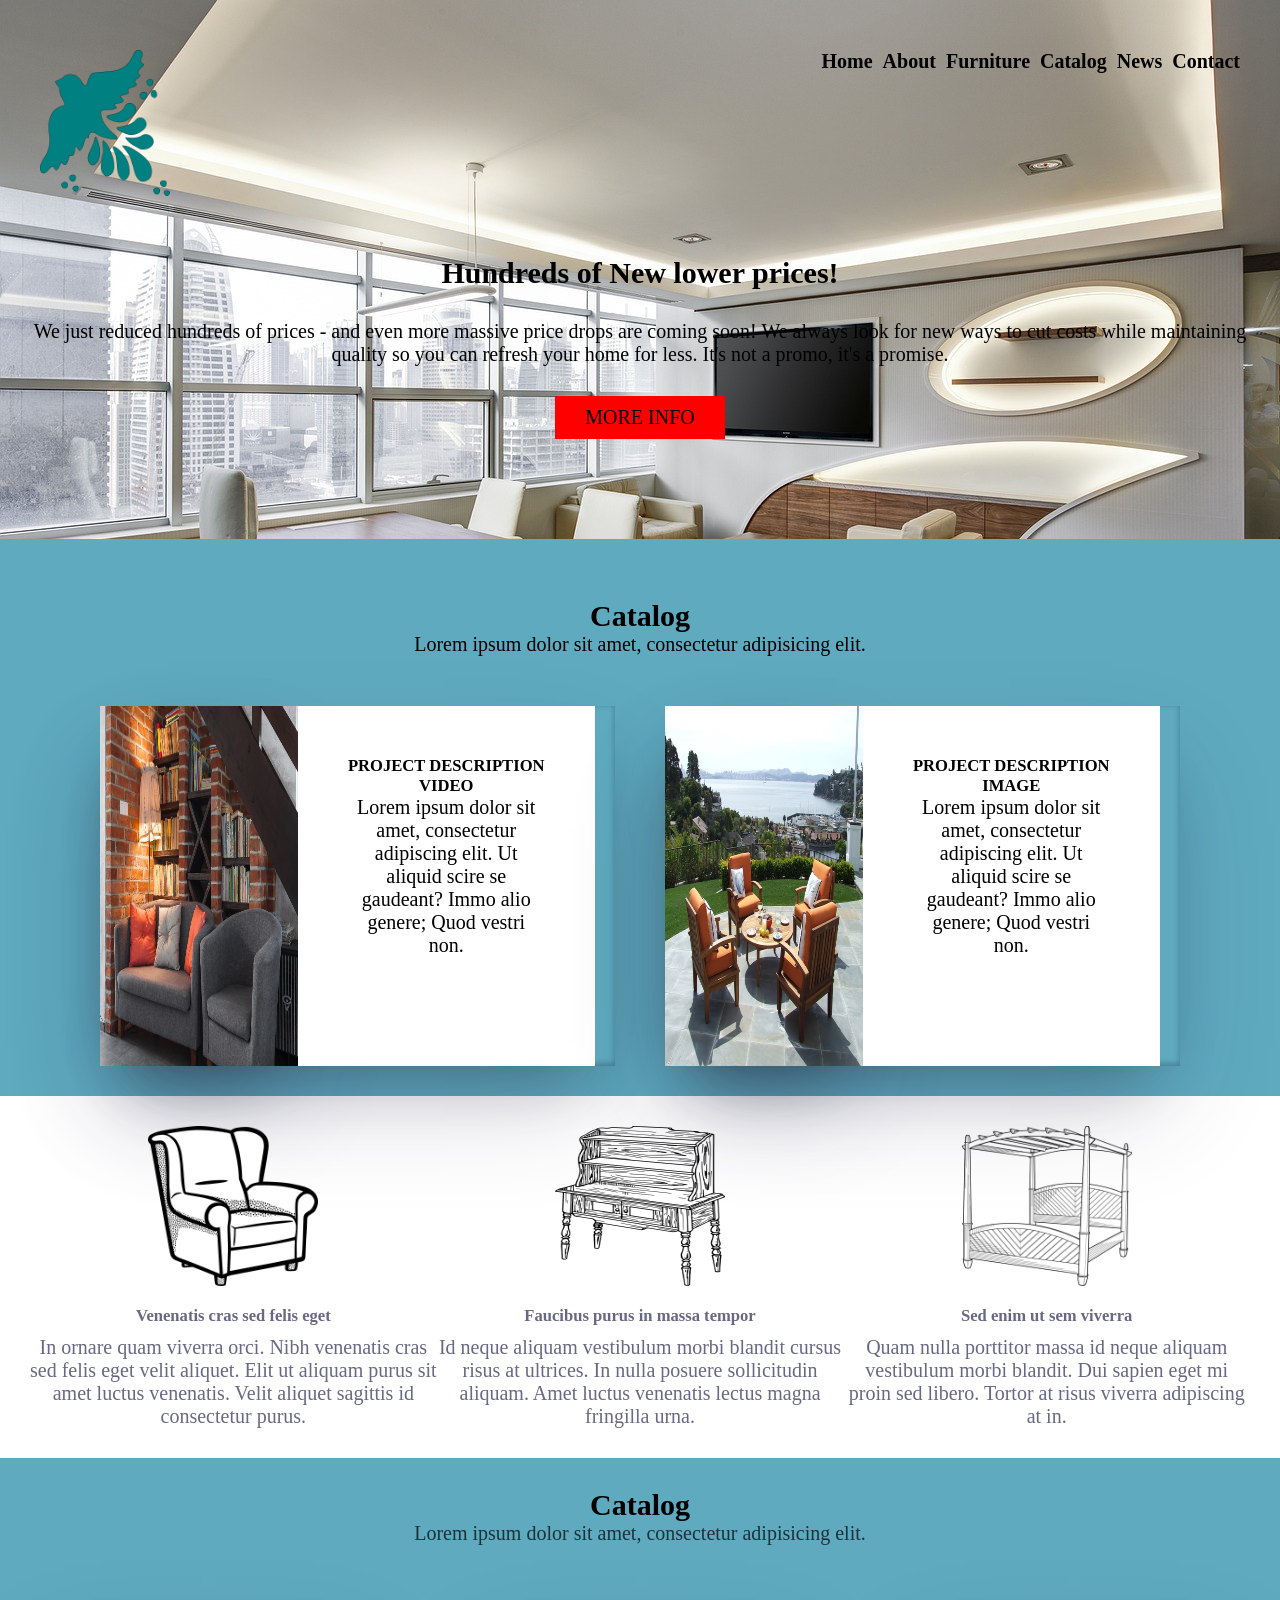
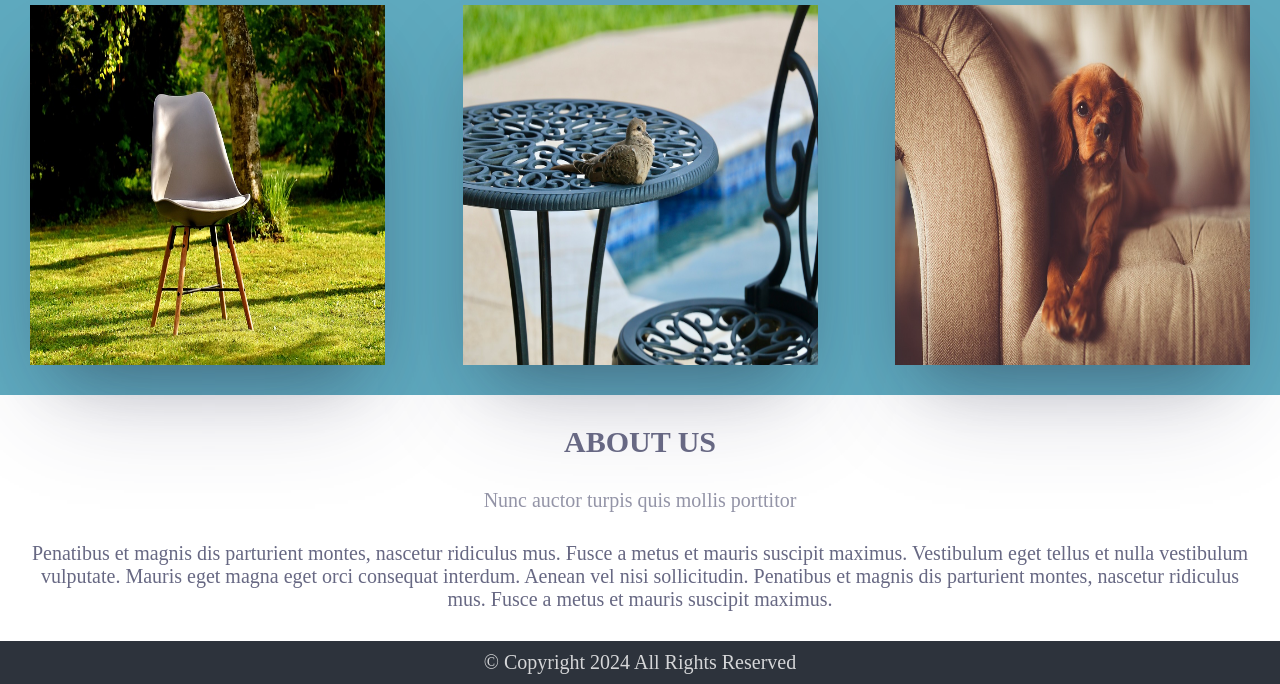
<file: Exam Prep_2/03.FurnitureCatalog/index.html>
<!DOCTYPE html>
<html lang="en">

<head>
  <title>03.Furniture Catalog</title>
  <meta name="viewport" content="width=device-width, initial-scale=1.0" />
  <meta charset="utf-8" />
  <link rel="stylesheet" href="style.css">

</head>

<body>

    <section class="site-section header">
        <div class="logo-container">
          <img src="images/logo.png" alt="logo">
        </div>
        <nav class="navigation">
          <ul>
            <li><a href="#">Home</a></li>
            <li><a href="#">About</a></li>
            <li><a href="#">Furniture</a></li>
            <li><a href="#">Catalog</a></li>
            <li><a href="#">News</a></li>
            <li><a href="#">Contact</a></li>
          </ul>
        </nav>
    </section>

    <section class="site-section banner">
      <div class="site-content">
        <h2>Hundreds of New lower prices!</h2>
        <p>We just reduced hundreds of prices - and even more massive price drops are coming soon!
          We always look for new ways to cut costs while maintaining quality so you can refresh your home for less.
          It's not a promo, it's a promise.</p>

          <a href="#" class="button">MORE INFO</a>
      </div>
    </section>

    <section class="site-section catalog-section first">
      <div class="site-content">
        <h2>Catalog</h2>
        <p>Lorem ipsum dolor sit amet, consectetur adipisicing elit.</p>
       
        <div class="articles-wrapper">
          <div class="article">
            <div class="image-container">
              <img src="images/home-set.jpg" alt="home-set">
            </div>
            <div class="article-text">
              <h5>PROJECT DESCRIPTION VIDEO</h5>
              <p>Lorem ipsum dolor sit amet, consectetur adipiscing elit. Ut aliquid scire se gaudeant? Immo alio genere; Quod vestri non.</p>

            </div>
          </div>

          <div class="article">
            <div class="image-container">
              <img src="images/beach-set.jpg" alt="beach-set">
            </div>
            <div class="article-text">
              <h5>PROJECT DESCRIPTION IMAGE</h5>
              <p>Lorem ipsum dolor sit amet, consectetur adipiscing elit. Ut aliquid scire se gaudeant? Immo alio genere; Quod vestri non.</p>

            </div>
        </div>
        </div>

      </div>
    </section>

    <section class="site-section white-section">
      <div class="site-content">
        <div class="column-container">
          
          <div class="column">
            <div class="image-container">
              <img src="images/chair.png" alt="chair">
            </div>
            <div class="column-text-container">
              <h5>Venenatis cras sed felis eget</h5>
              <p>In ornare quam viverra orci. Nibh venenatis cras sed felis eget velit aliquet. Elit ut aliquam purus sit amet luctus venenatis. Velit aliquet sagittis id consectetur purus.</p>
      
            </div>
          </div>

          <div class="column">
            <div class="image-container">
              <img src="images/table.png" alt="table">
            </div>
            <div class="column-text-container">
              <h5>Faucibus purus in massa tempor</h5>
              <p>Id neque aliquam vestibulum morbi blandit cursus risus at ultrices. In nulla posuere sollicitudin aliquam. Amet luctus venenatis lectus magna fringilla urna.</p>
      
            </div>
          </div>

          <div class="column">
            <div class="image-container">
              <img src="images/bed.png" alt="bed">
            </div>
            <div class="column-text-container">
              <h5>Sed enim ut sem viverra</h5>
              <p>Quam nulla porttitor massa id neque aliquam vestibulum morbi blandit. Dui sapien eget mi proin sed libero. Tortor at risus viverra adipiscing at in.</p>
      
            </div>
          </div>


        </div>
      </div>
    </section>

    <section class="site-section catalog-section second">
      <div class="site-content">
        <h2>Catalog</h2>
        <p>Lorem ipsum dolor sit amet, consectetur adipisicing elit.</p>

        <div class="image-wrapper">
          <div class="image-container">
            <img src="images/garden-chair.jpg" alt="garden-chair">
          </div>

          <div class="image-container">
            <img src="images/bird.jpg" alt="bird">
          </div>

          <div class="image-container">
            <img src="images/dog.jpg" alt="dog">
          </div>

        </div>

      </div>
    </section>

    <section class="site-section white-section about-us">
      <div class="site-content">
        <h2>ABOUT US</h2>
        <p class="sub-title">Nunc auctor turpis quis mollis porttitor</p>
        <p>Penatibus et magnis dis parturient montes, nascetur ridiculus mus. Fusce a metus et mauris suscipit maximus. Vestibulum eget tellus et nulla vestibulum vulputate. Mauris eget magna eget orci consequat interdum. Aenean vel nisi sollicitudin. Penatibus et magnis dis parturient montes, nascetur ridiculus mus. Fusce a metus et mauris suscipit maximus.</p>

      </div>
    </section>

    <section class="site-section footer">
      <p>© Copyright 2024 All Rights Reserved</p>
    </section>
   
</body>

</html>
</file>
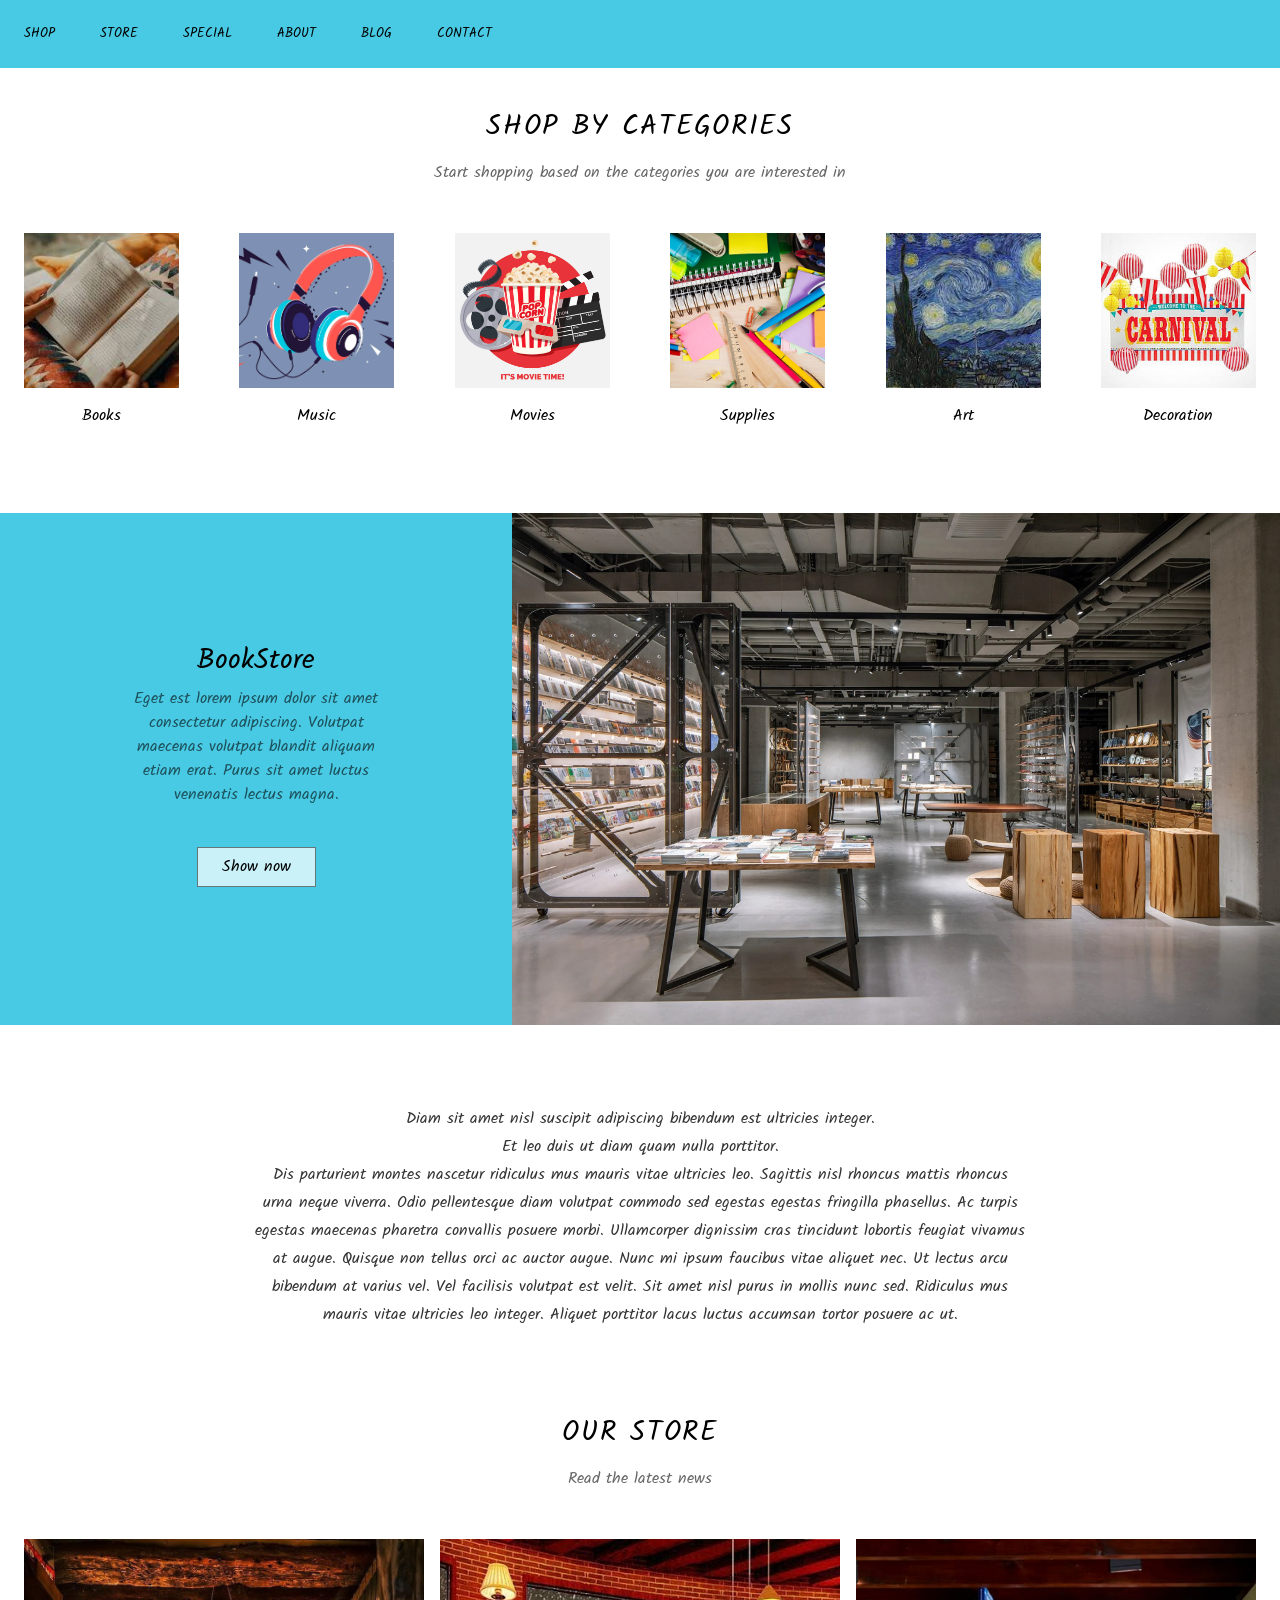
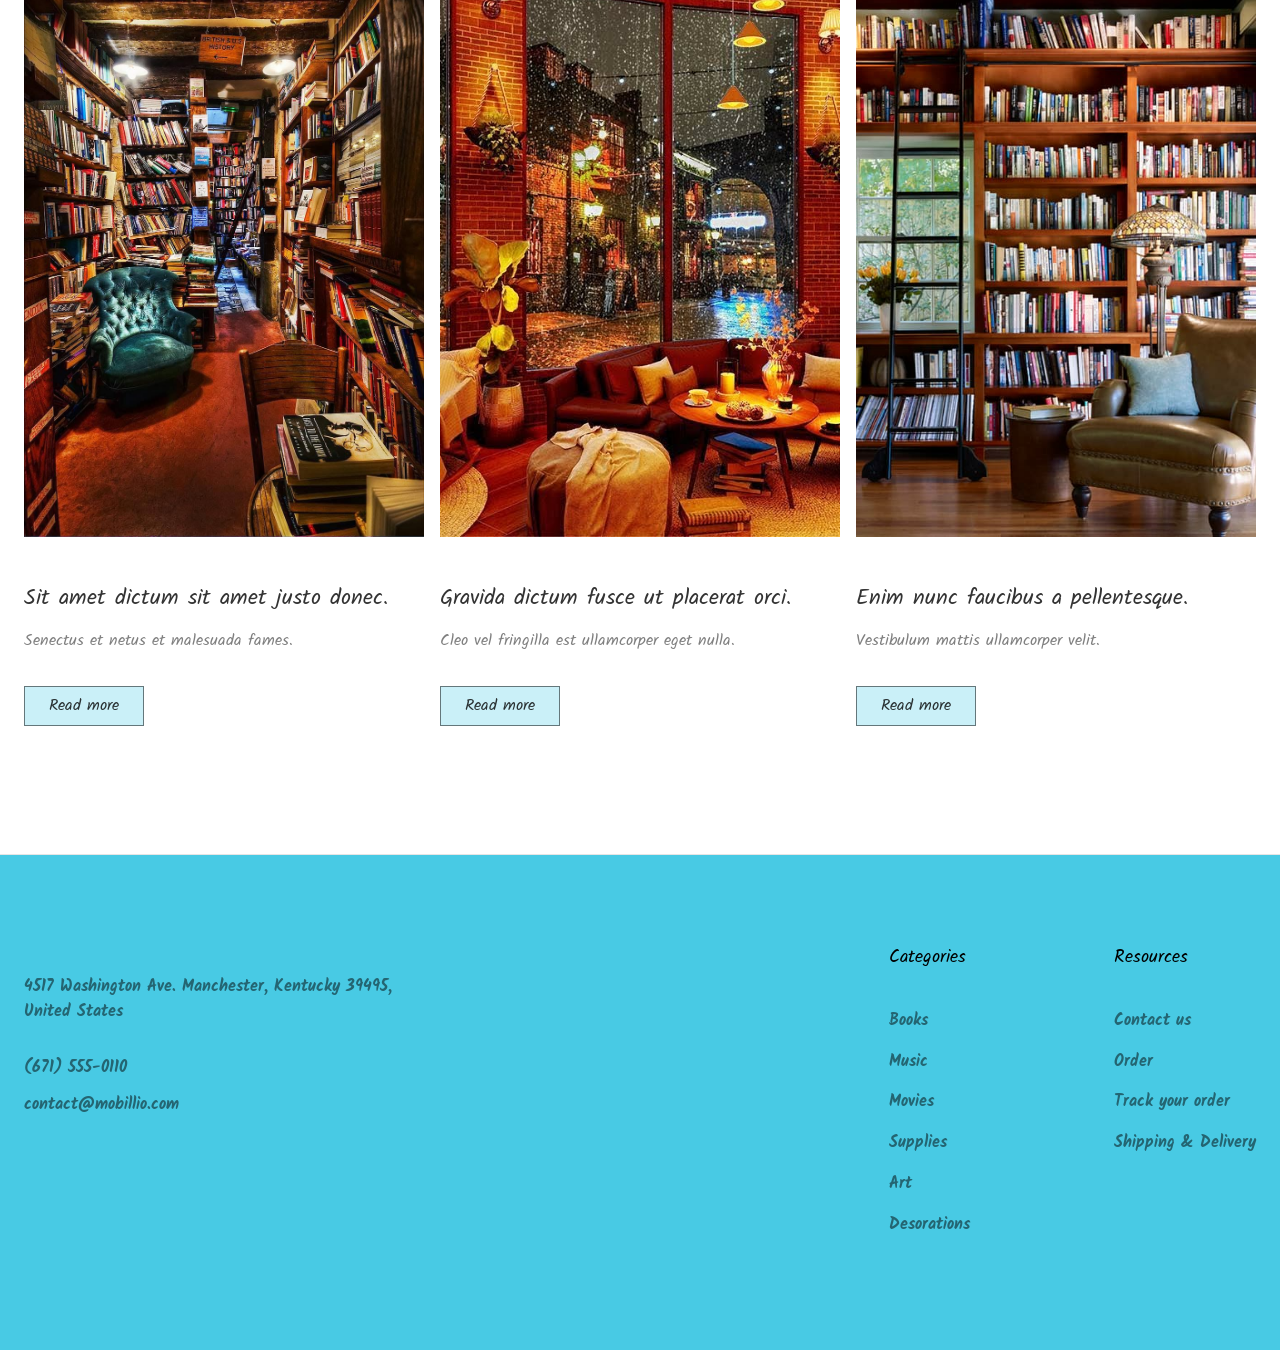
<file: Exam Prep_3/02.Bookstore/index.html>
<!DOCTYPE html>
<html lang="en">

<head>
  <title>Mobillio Online Store</title>
  <meta name="viewport" content="width=device-width, initial-scale=1.0" />
  <meta charset="utf-8" />
  <link rel="stylesheet" href="./style.css" />
  <link rel="stylesheet" href="./responsive.css" />
</head>

<body>
  <div>
    <div class="home-container">
      <div class="home-navbar">
        <header data-role="Header" class="home-header max-width-container">
          <div class="home-navbar1">
            <div class="home-middle">
              <div class="home-left">
                <span class="navbar-link">SHOP</span>
                <span class="navbar-link">STORE</span>
                <span class="navbar-link">SPECIAL</span>
                <span class="navbar-link">ABOUT</span>
                <span class="navbar-link">BLOG</span>
                <span class="navbar-link">CONTACT</span>
              </div>
            </div>
          </div>
        </header>
      </div>
      <div class="home-main">
        <div class="section-container column">
          <div class="max-width-container">
            <div class="section-heading-section-heading">
              <h1 class="section-heading-text Heading-2">
                <span>SHOP BY CATEGORIES</span>
              </h1>
              <span class="section-heading-text1">
                <span>
                  Start shopping based on the categories you are interested in
                </span>
              </span>
            </div>
            <div class="home-cards-container">
              <div class="category-card-category-card">
                <img alt="image" src="./images/books.jpg" class="category-card-image" />
                <span class="category-card-text"><span>Books</span></span>
              </div>
              <div class="category-card-category-card">
                <img alt="image" src="./images/music.jpg" class="category-card-image" />
                <span class="category-card-text"><span>Music</span></span>
              </div>
              <div class="category-card-category-card">
                <img alt="image" src="./images/movie.jpg" class="category-card-image" />
                <span class="category-card-text"><span>Movies</span></span>
              </div>
              <div class="category-card-category-card">
                <img alt="image" src="./images/supplies.jpg" class="category-card-image" />
                <span class="category-card-text"><span>Supplies</span></span>
              </div>
              <div class="category-card-category-card">
                <img alt="image" src="./images/art.jpg" class="category-card-image" />
                <span class="category-card-text"><span>Art</span></span>
              </div>
              <div class="category-card-category-card">
                <img alt="image" src="./images/decoration.jpg" class="category-card-image" />
                <span class="category-card-text">
                  <span>Decoration</span>
                </span>
              </div>
            </div>
          </div>
        </div>
        <div class="home-full-width-banner section-container">
          <div class="home-left4">
            <div class="home-content">
              <span class="home-text29">BookStore</span>
              <span class="home-text30">
                Eget est lorem ipsum dolor sit amet consectetur adipiscing. Volutpat maecenas volutpat blandit aliquam etiam erat. Purus sit amet luctus venenatis lectus magna.
              </span>
            </div>
            <div class="home-btn button">
              <span class="home-text31">Show now</span>
            </div>
          </div>
          <img alt="Rectangle13271410" src="./images/bookstore.jpg" class="home-image6" />
        </div>
        <div class="home-container06 max-width-container">
          <div class="home-container07">
            <span class="home-text23">
              <span>
                Diam sit amet nisl suscipit adipiscing bibendum est ultricies integer.
              </span>
              <br />
              <span>Et leo duis ut diam quam nulla porttitor.</span>
              <br />
              <span>
                Dis parturient montes nascetur ridiculus mus mauris vitae ultricies leo. Sagittis nisl rhoncus mattis
                rhoncus urna neque viverra. Odio pellentesque diam volutpat commodo sed egestas egestas fringilla
                phasellus. Ac turpis egestas maecenas pharetra convallis posuere morbi. Ullamcorper dignissim cras
                tincidunt lobortis feugiat vivamus at augue. Quisque non tellus orci ac auctor augue. Nunc mi ipsum
                faucibus vitae aliquet nec. Ut lectus arcu bibendum at varius vel. Vel facilisis volutpat est velit. Sit
                amet nisl purus in mollis nunc sed. Ridiculus mus mauris vitae ultricies leo integer. Aliquet porttitor
                lacus luctus accumsan tortor posuere ac ut.
              </span>
            </span>
          </div>
        </div>
        <div class="section-container">
          <div class="max-width-container">
            <div class="section-heading-section-heading section-heading-root-class-name">
              <h1 class="section-heading-text Heading-2">
                <span>Our store</span>
              </h1>
              <span class="section-heading-text1">
                <span>
                  Read the latest news
                </span>
              </span>
            </div>
            <div class="home-container08">
              <div class="blog-post-card-blog-post-card blog-post-card-root-class-name">
                <img alt="image" src="./images/bookstore1.jpg" class="blog-post-card-image" />
                <div class="blog-post-card-container">
                  <span class="blog-post-card-text">
                    <span>Sit amet dictum sit amet justo donec.</span>
                  </span>
                  <span class="blog-post-card-text1">
                    <span>
                      Senectus et netus et malesuada fames.
                    </span>
                  </span>
                  <a href="#" class="button">
                    Read more
                  </a>
                </div>
              </div>
              <div class="blog-post-card-blog-post-card">
                <img alt="image" src="./images/bookstore2.jpg" class="blog-post-card-image" />
                <div class="blog-post-card-container">
                  <span class="blog-post-card-text">
                    <span>Gravida dictum fusce ut placerat orci.</span>
                  </span>
                  <span class="blog-post-card-text1">
                    <span>
                      Cleo vel fringilla est ullamcorper eget nulla.
                    </span>
                  </span>
                  <a href="#" class="button">
                    Read more
                  </a>
                </div>
              </div>
              <div class="blog-post-card-blog-post-card">
                <img alt="image" src="./images/bookstore3.jpg" class="blog-post-card-image" />
                <div class="blog-post-card-container">
                  <span class="blog-post-card-text">
                    <span>Enim nunc faucibus a pellentesque.</span>
                  </span>
                  <span class="blog-post-card-text1">
                    <span>
                      Vestibulum mattis ullamcorper velit.
                    </span>
                  </span>
                  <a href="#" class="button">
                    Read more
                  </a>
                </div>
              </div>
            </div>
          </div>
        </div>
      </div>
      <div class="home-footer">
        <div class="max-width-container">
          <footer class="home-footer1">
            <div class="home-container09">
              <span class="home-text33">
                <span>4517 Washington Ave. Manchester, Kentucky 39495,</span>
                <br />
                <span>United States</span>
              </span>
              <span class="home-text36">(671) 555-0110</span>
              <span class="home-text37">contact@mobillio.com</span>
            </div>
            <div class="home-links-container">
              <div class="home-container10">
                <span class="home-text38">Categories</span>
                <a href="#" class="home-text39">Books</a>
                <a href="#" class="home-text40">Music</a>
                <a href="#" class="home-text41">Movies</a>
                <a href="#" class="home-text42">Supplies</a>
                <a href="#" class="home-text43">Art</a>
                <a href="#" class="home-text46">Desorations</a>
              </div>
              <div class="home-container12">
                <span class="home-text51">Resources</span>
                <a href="#" class="home-text52">Contact us</a>
                <a href="#" class="home-text53">Order</a>
                <a href="#" class="home-text54">Track your order</a>
                <a href="#" class="home-text55">Shipping &amp; Delivery</a>
              </div>
            </div>
          </footer>
        </div>
      </div>
    </div>
  </div>
</body>

</html>
</file>
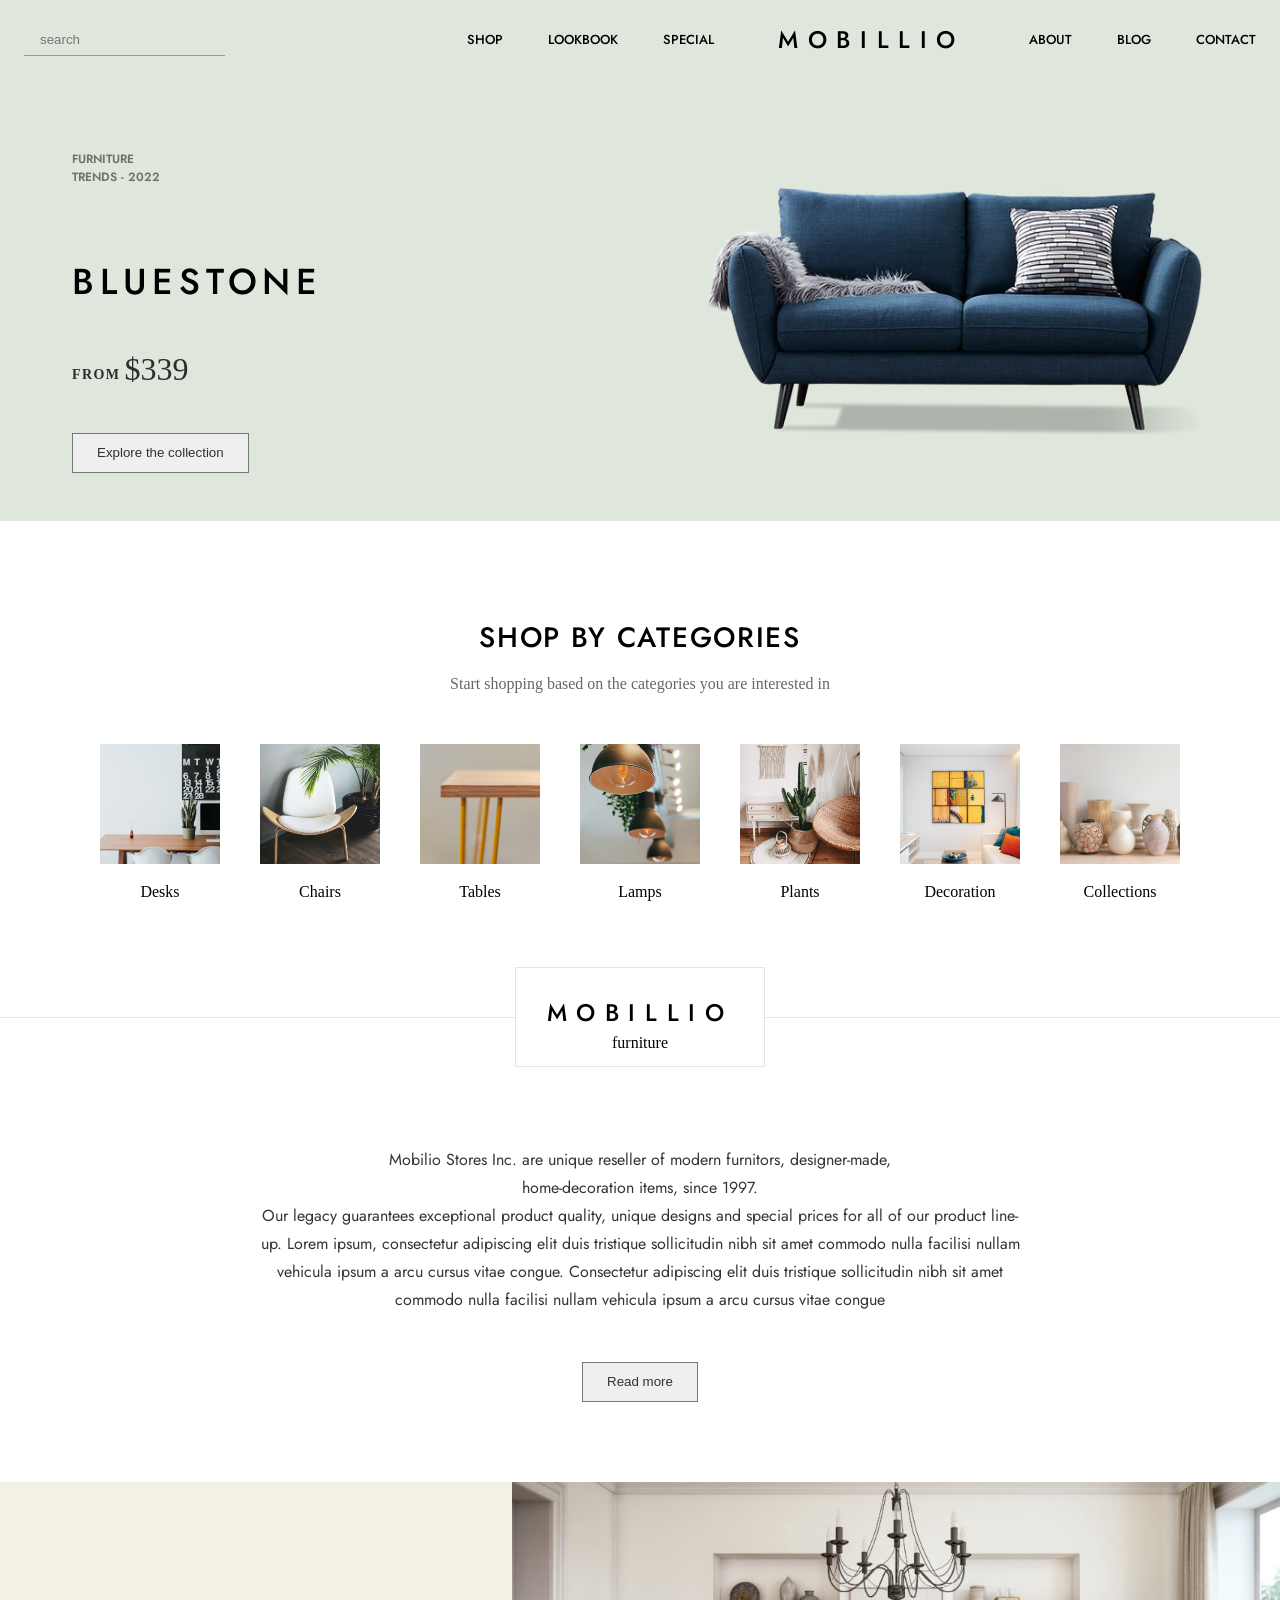
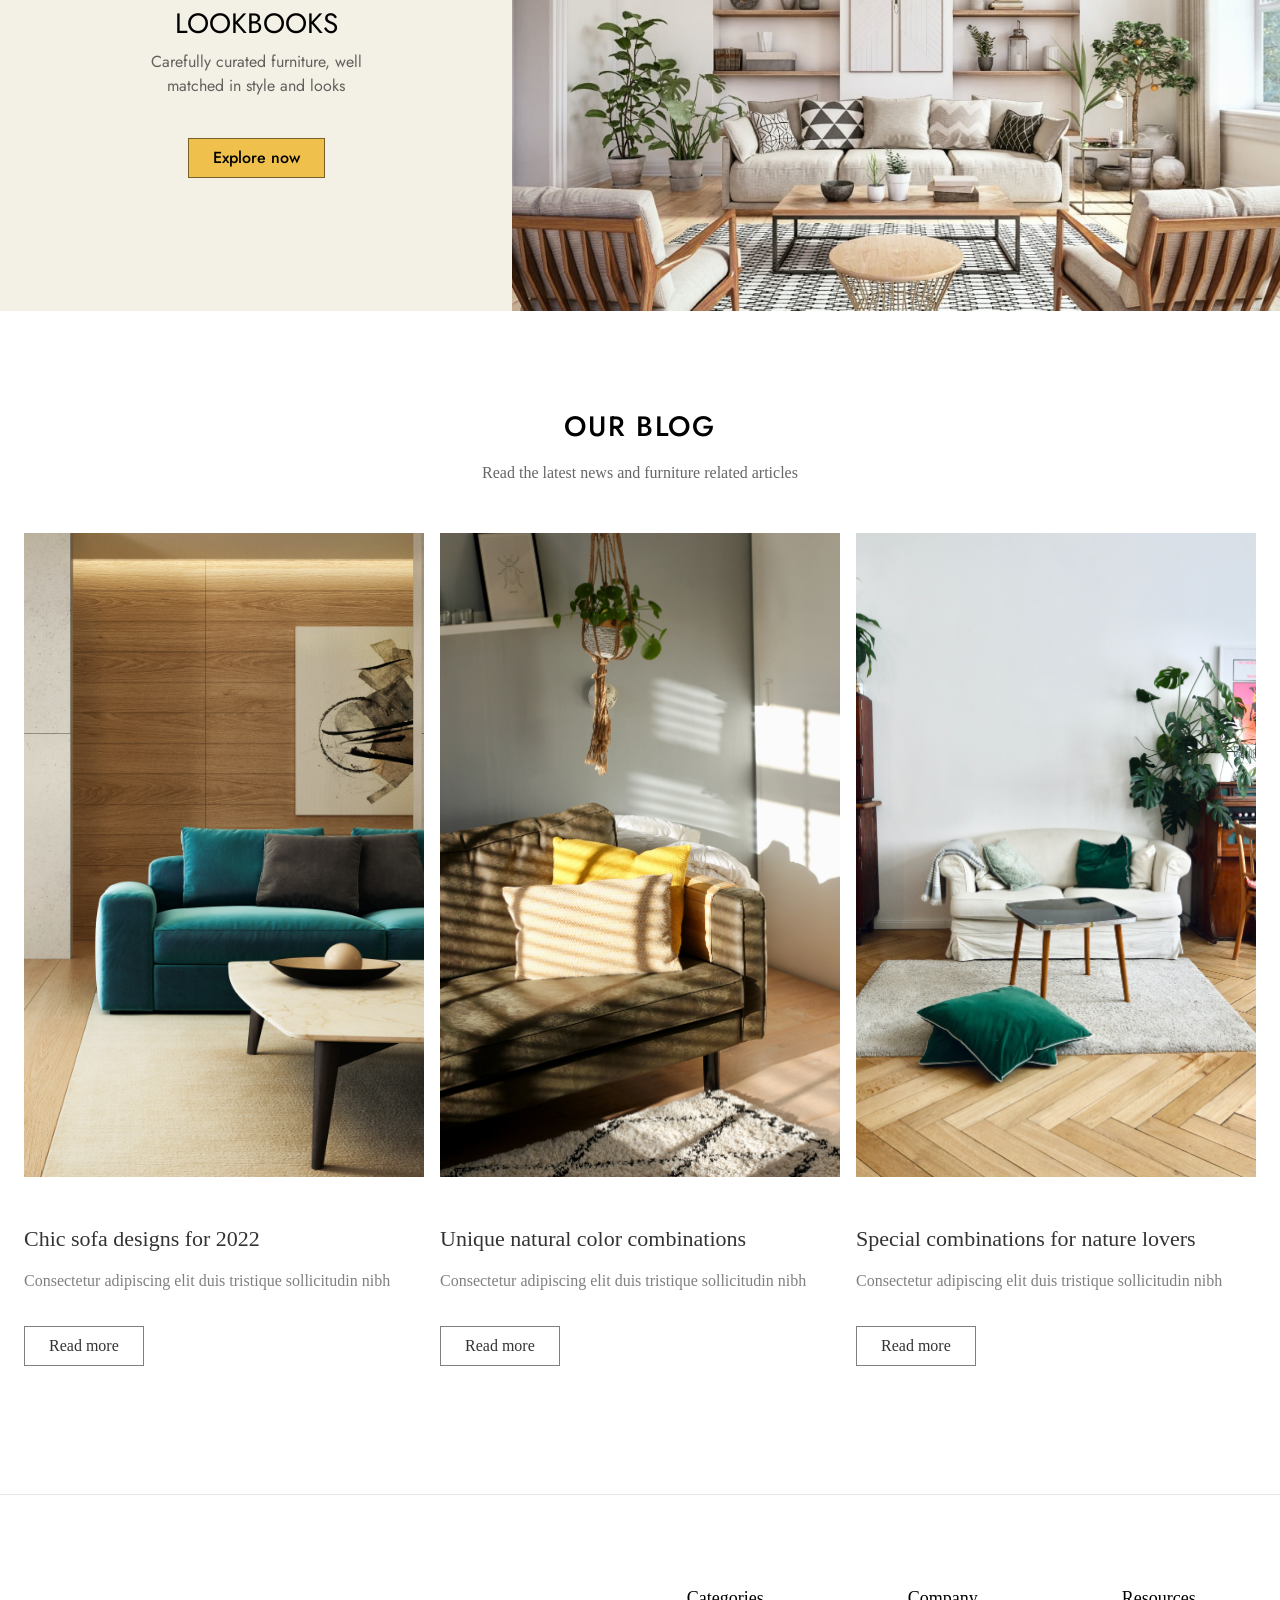
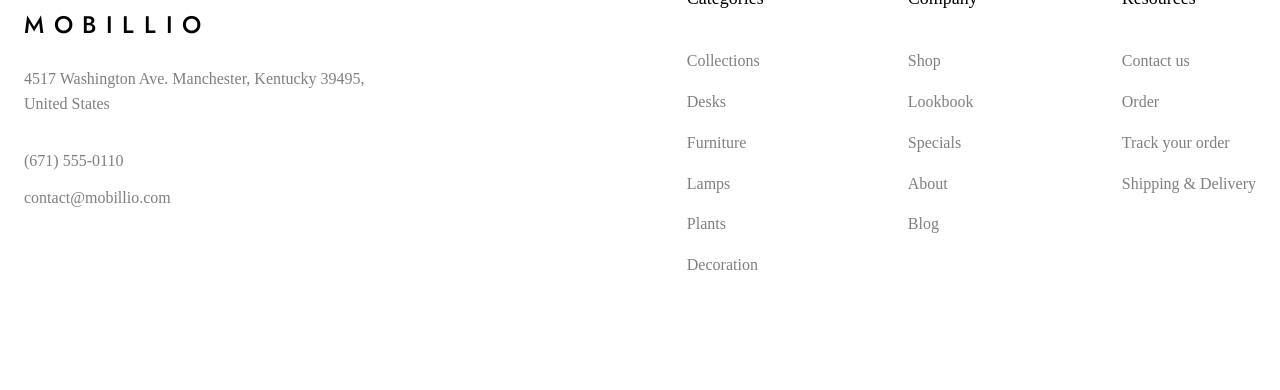
<file: Exam Prep_4/02. Mobillio shop/index.html>
<!DOCTYPE html>
<html lang="en">

<head>
  <title>Mobillio Online Store</title>
  <meta name="viewport" content="width=device-width, initial-scale=1.0" />
  <meta charset="utf-8" />
  <link rel="stylesheet" href="https://fonts.googleapis.com/css2?family=Jost" data-tag="font" />
  <link rel="stylesheet" href="./style.css" />
  <link rel="stylesheet" href="./responsive.css" />
</head>

<body>
  <div>
    <div class="home-container">
      <div class="home-navbar">
        <header data-role="Header" class="home-header max-width-container">
          <div class="home-navbar1">
            <div class="home-container01">
              <input type="text" placeholder="search" class="home-textinput input" />
            </div>
            <div class="home-middle">
              <div class="home-left">
                <span class="navbar-link">SHOP</span>
                <span class="navbar-link">LOOKBOOK</span>
                <span class="navbar-link">SPECIAL</span>
              </div>
              <span class="navbar-logo-title">MOBILLIO</span>
              <div class="home-right">
                <span class="navbar-link">ABOUT</span>
                <span class="navbar-link">BLOG</span>
                <span class="navbar-link">CONTACT</span>
              </div>
            </div>
          </div>
        </header>
      </div>
      <div class="home-main">
        <div class="home-hero section-container">
          <div class="home-max-width max-width-container">
            <div class="home-hero1">
              <div class="home-container03">
                <div class="home-info">
                  <span class="home-text12">
                    <span>furniture</span>
                    <br />
                    <span>trends - 2022</span>
                  </span>
                </div>
                <h1 class="home-text16 Heading-1">Bluestone</h1>
                <div class="home-container04">
                  <span class="home-text17">FROM</span>
                  <span class="home-text18">$339</span>
                </div>
                <div class="home-btn-group">
                  <button class="button">Explore the collection</button>
                </div>
              </div>
              <img alt="image23271449" src="./images/pic1.png" class="home-image5" />
            </div>
          </div>
        </div>
        <div class="section-container column">
          <div class="max-width-container">
            <div class="section-heading-section-heading">
              <h1 class="section-heading-text Heading-2">
                <span>SHOP BY CATEGORIES</span>
              </h1>
              <span class="section-heading-text1">
                <span>
                  Start shopping based on the categories you are interested in
                </span>
              </span>
            </div>
            <div class="home-cards-container">
              <div class="category-card-category-card">
                <img alt="image" src="./images/pic2.jpg" class="category-card-image" />
                <span class="category-card-text"><span>Desks</span></span>
              </div>
              <div class="category-card-category-card">
                <img alt="image" src="./images/pic3.jpg" class="category-card-image" />
                <span class="category-card-text"><span>Chairs</span></span>
              </div>
              <div class="category-card-category-card">
                <img alt="image" src="./images/pic4.jpg" class="category-card-image" />
                <span class="category-card-text"><span>Tables</span></span>
              </div>
              <div class="category-card-category-card">
                <img alt="image" src="./images/pic5.jpg" class="category-card-image" />
                <span class="category-card-text"><span>Lamps</span></span>
              </div>
              <div class="category-card-category-card">
                <img alt="image" src="./images/pic6.jpg" class="category-card-image" />
                <span class="category-card-text"><span>Plants</span></span>
              </div>
              <div class="category-card-category-card">
                <img alt="image" src="./images/pic7.jpg" class="category-card-image" />
                <span class="category-card-text">
                  <span>Decoration</span>
                </span>
              </div>
              <div class="category-card-category-card">
                <img alt="image" src="./images/pic8.jpg" class="category-card-image" />
                <span class="category-card-text">
                  <span>Collections</span>
                </span>
              </div>
            </div>
          </div>
          <div class="home-banner">
            <div class="home-container05">
              <h3 class="home-text19 Heading-3">MOBILLIO</h3>
              <span class="home-text20">
                <span></span>
                <span>furniture</span>
              </span>
            </div>
          </div>
          <div class="home-container06 max-width-container">
            <div class="home-container07">
              <span class="home-text23">
                <span>
                  Mobilio Stores Inc. are unique reseller of modern furnitors,
                  designer-made,
                </span>
                <br />
                <span>home-decoration items, since 1997.</span>
                <br />
                <span>
                  Our legacy guarantees exceptional product quality, unique
                  designs and special prices for all of our product line-up.
                  Lorem ipsum, consectetur adipiscing elit duis tristique
                  sollicitudin nibh sit amet commodo nulla facilisi nullam
                  vehicula ipsum a arcu cursus vitae congue. Consectetur
                  adipiscing elit duis tristique sollicitudin nibh sit amet
                  commodo nulla facilisi nullam vehicula ipsum a arcu cursus
                  vitae congue
                </span>
              </span>
              <button class="button">Read more</button>
            </div>
          </div>
        </div>
        <div class="home-full-width-banner section-container">
          <div class="home-left4">
            <div class="home-content">
              <span class="home-text29">LOOKBOOKS</span>
              <span class="home-text30">
                Carefully curated furniture, well matched in style and looks
              </span>
            </div>
            <div class="home-btn button">
              <span class="home-text31">Explore now</span>
            </div>
          </div>
          <img alt="Rectangle13271410" src="./images/pic9.jpg" class="home-image6" />
        </div>
        <div class="section-container">
          <div class="max-width-container">
            <div class="section-heading-section-heading section-heading-root-class-name">
              <h1 class="section-heading-text Heading-2">
                <span>Our blog</span>
              </h1>
              <span class="section-heading-text1">
                <span>
                  Read the latest news and furniture related articles
                </span>
              </span>
            </div>
            <div class="home-container08">
              <div class="blog-post-card-blog-post-card blog-post-card-root-class-name">
                <img alt="image" src="./images/pic10.jpg" class="blog-post-card-image" />
                <div class="blog-post-card-container">
                  <span class="blog-post-card-text">
                    <span>Chic sofa designs for 2022</span>
                  </span>
                  <span class="blog-post-card-text1">
                    <span>
                      Consectetur adipiscing elit duis tristique sollicitudin
                      nibh
                    </span>
                  </span>
                  <a href="#" class="button">
                    Read more
                  </a>
                </div>
              </div>
              <div class="blog-post-card-blog-post-card">
                <img alt="image" src="./images/pic11.jpg" class="blog-post-card-image" />
                <div class="blog-post-card-container">
                  <span class="blog-post-card-text">
                    <span>Unique natural color combinations</span>
                  </span>
                  <span class="blog-post-card-text1">
                    <span>
                      Consectetur adipiscing elit duis tristique sollicitudin
                      nibh
                    </span>
                  </span>
                  <a href="#" class="button">
                    Read more
                  </a>
                </div>
              </div>
              <div class="blog-post-card-blog-post-card">
                <img alt="image" src="./images/pic12.jpg" class="blog-post-card-image" />
                <div class="blog-post-card-container">
                  <span class="blog-post-card-text">
                    <span>Special combinations for nature lovers</span>
                  </span>
                  <span class="blog-post-card-text1">
                    <span>
                      Consectetur adipiscing elit duis tristique sollicitudin
                      nibh
                    </span>
                  </span>
                  <a href="#" class="button">
                    Read more
                  </a>
                </div>
              </div>
            </div>
          </div>
        </div>
      </div>
      <div class="home-footer">
        <div class="max-width-container">
          <footer class="home-footer1">
            <div class="home-container09">
              <h3 class="home-text32 Heading-3">MOBILLIO</h3>
              <span class="home-text33">
                <span>4517 Washington Ave. Manchester, Kentucky 39495,</span>
                <br />
                <span>United States</span>
              </span>
              <span class="home-text36">(671) 555-0110</span>
              <span class="home-text37">contact@mobillio.com</span>
            </div>
            <div class="home-links-container">
              <div class="home-container10">
                <span class="home-text38">Categories</span>
                <a href="#" class="home-text39">Collections</a>
                <a href="#" class="home-text40">Desks</a>
                <a href="#" class="home-text41">Furniture</a>
                <a href="#" class="home-text42">Lamps</a>
                <a href="#" class="home-text43">Plants</a>
                <a href="#" class="home-text44">Decoration</a>
              </div>
              <div class="home-container11">
                <span class="home-text45">Company</span>
                <a href="#" class="home-text46">Shop</a>
                <a href="#" class="home-text47">Lookbook</a>
                <a href="#" class="home-text48">Specials</a>
                <a href="#" class="home-text49">About</a>
                <a href="#" class="home-text50">Blog</a>
              </div>
              <div class="home-container12">
                <span class="home-text51">Resources</span>
                <a href="#" class="home-text52">Contact us</a>
                <a href="#" class="home-text53">Order</a>
                <a href="#" class="home-text54">Track your order</a>
                <a href="#" class="home-text55">Shipping &amp; Delivery</a>
              </div>
            </div>
          </footer>
        </div>
      </div>
    </div>
  </div>
</body>

</html>
</file>
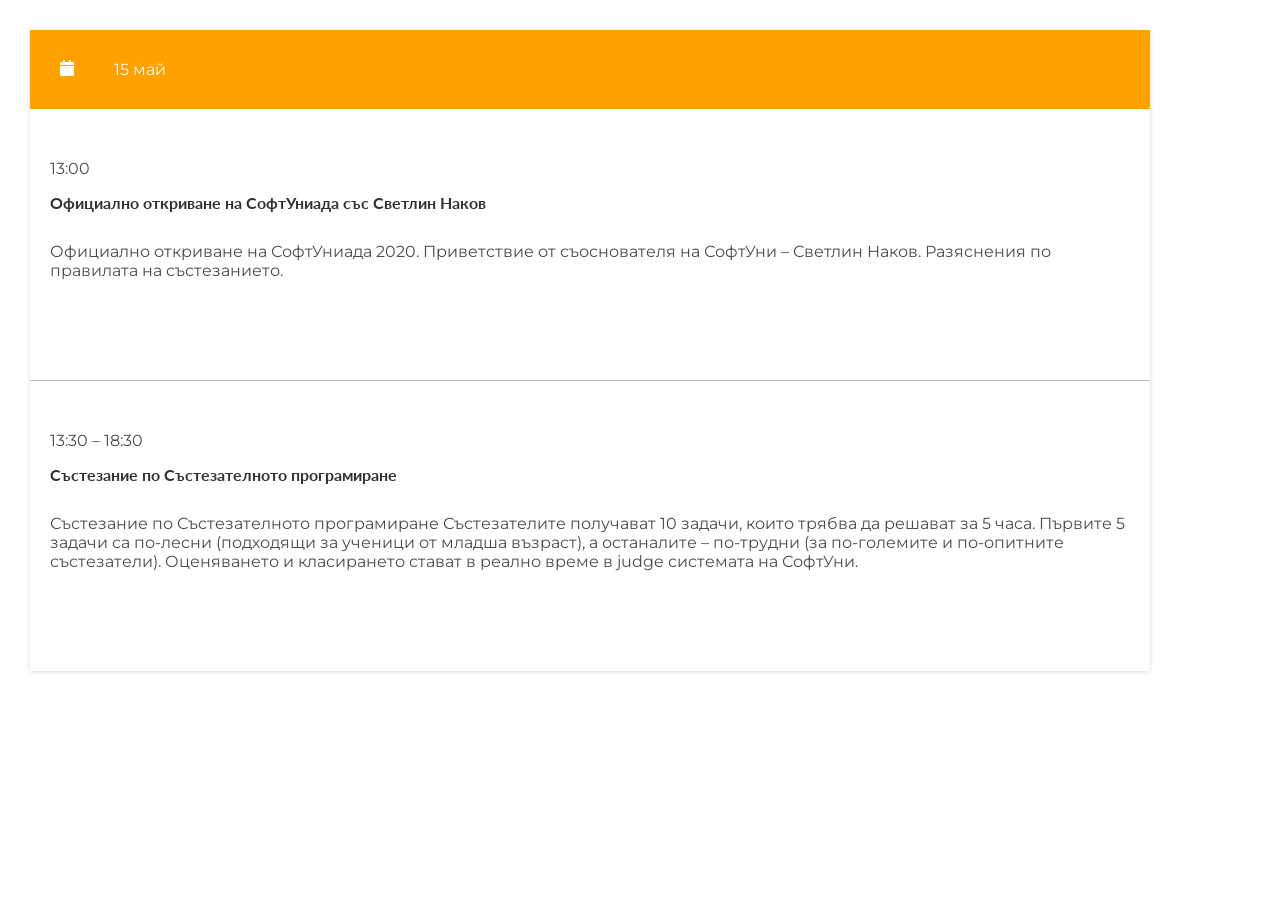
<file: Exam_Preparation_5/01. Softuniada/index.html>
<!DOCTYPE html>
<html lang="en">
<head>
    <meta charset="UTF-8">
    <meta name="viewport" content="width=device-width, initial-scale=1.0">
    <title>Task 1</title>
    <link rel="stylesheet" href="styles.css">
    <link href="https://fonts.googleapis.com/css2?family=Montserrat:wght@600&family=Lato&display=swap" rel="stylesheet">
    <link rel="stylesheet" href="https://cdnjs.cloudflare.com/ajax/libs/font-awesome/6.5.1/css/all.min.css">


</head>
<body>
    <div class="main">
        <div class="header">
            <div class="calendar logo"><i class="fa-solid fa-calendar"></i></div>
            <div class="header-text">
                <p>15 май</p>
            </div>
        </div>

        <div class="article first">
            <p class="time">13:00</p>
            <h4>Официално откриване на СофтУниада със Светлин Наков
            </h4>
            <p>Официално откриване на СофтУниада 2020. Приветствие от съоснователя на СофтУни – Светлин Наков. Разяснения по правилата на състезанието.
            </p>
        </div>

        <div class="article">
            <p class="time">13:30 – 18:30</p>
            <h4>Състезание по Състезателното програмиране </h4>
            <p>Състезание по Състезателното програмиране Състезателите получават 10 задачи, които трябва да решават за 5 часа. Първите 5 задачи са по-лесни (подходящи за ученици от младша възраст), а останалите – по-трудни (за по-големите и по-опитните състезатели). Оценяването и класирането стават в реално време в judge системата на СофтУни.</p>
        </div>
            
            
    </div>

        

</html>
</file>
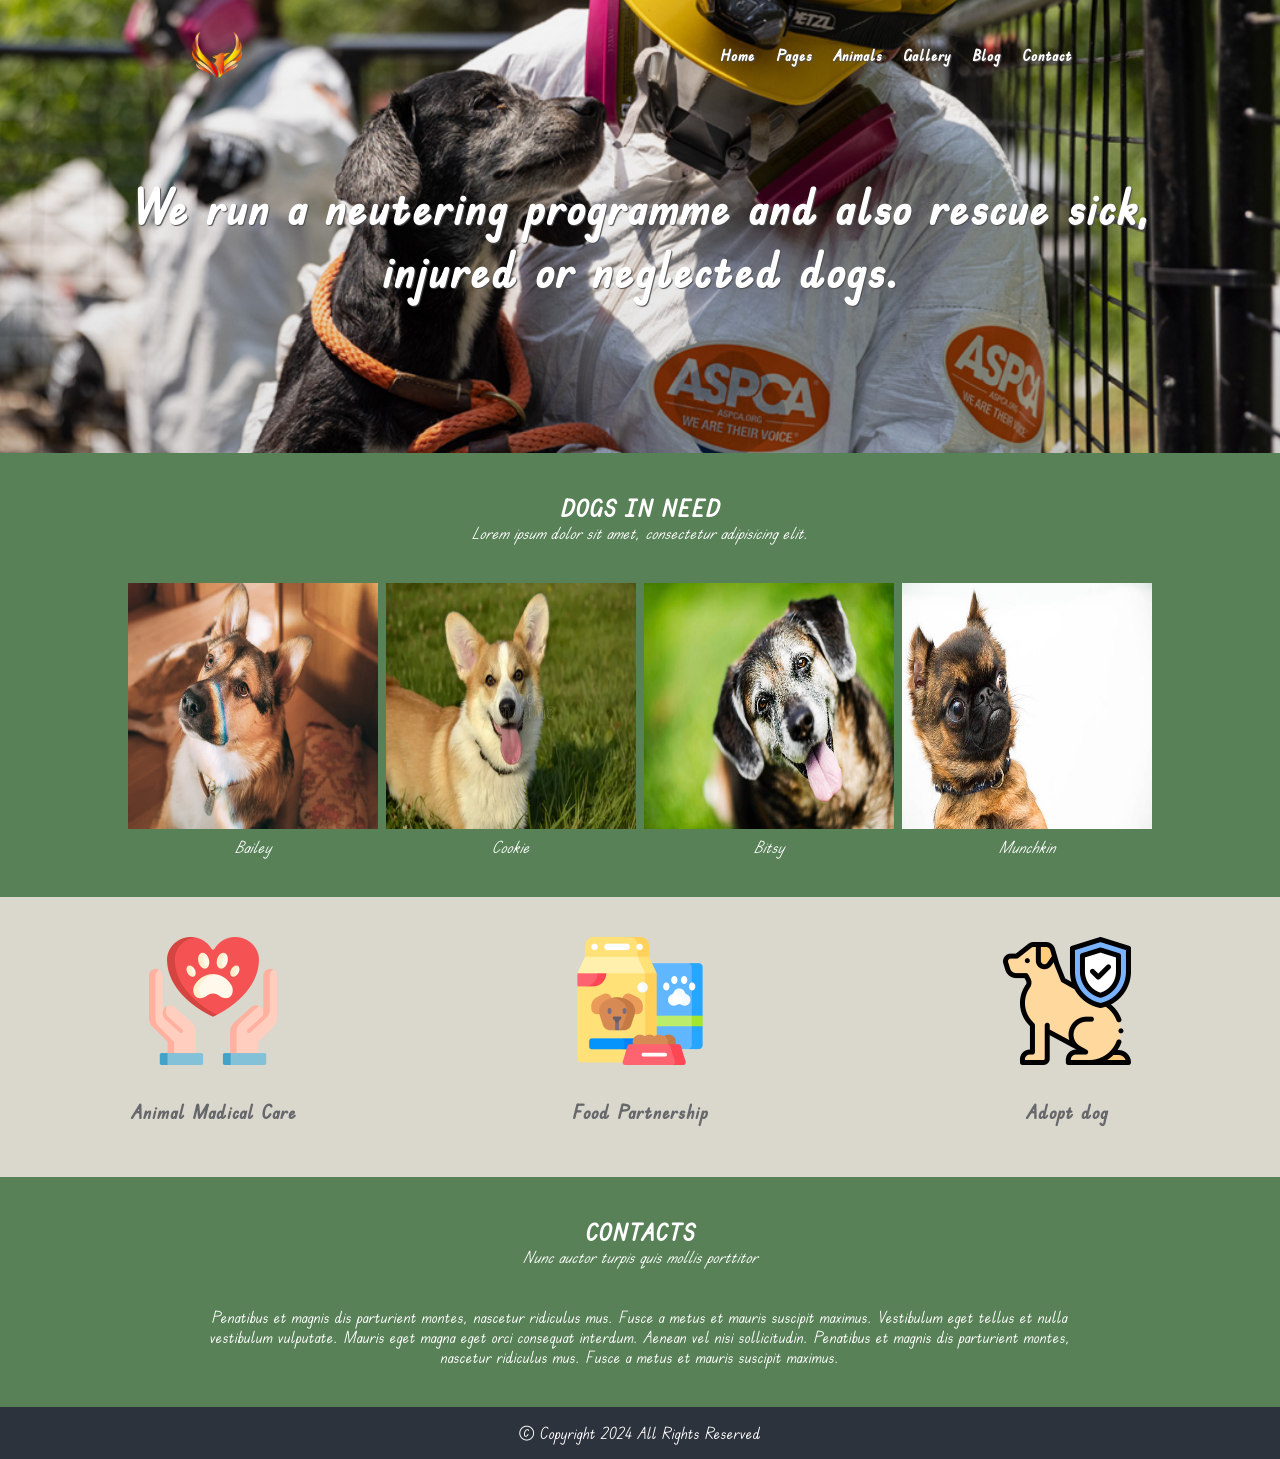
<file: Exam Prep_1/02.AnimalRescue/02.AnimalRescue_Resources/index.html>
<!DOCTYPE html>
<html lang="en">

<head>
    <link rel="stylesheet" href="style.css">
    <link rel="stylesheet" href="responsive.css">
    <meta charset="UTF-8">
    <meta name="viewport" content="width=device-width, initial-scale=1.0">
    <meta http-equiv="X-UA-Compatible" content="ie=edge">
    <title>Animal Rescue</title>
</head>

<body>
    <header>
        <nav>
            <img src="./images/logo.png" alt="">
            <ul>
                <li><a href="#">Home</a></li>
                <li><a href="#">Pages</a></li>
                <li><a href="#">Animals</a></li>
                <li><a href="#">Gallery</a></li>
                <li><a href="#">Blog</a></li>
                <li><a href="#">Contact</a></li>
            </ul>
        </nav>
        <section class="header-title">
            <h1>We run a neutering programme and also rescue sick, injured or neglected dogs.</h1>
        </section>
    </header>
    <main>
        <section class="our-dogs">
            <div class="our-dogs-wrapper">
                <h3>DOGS IN NEED</h3>
                <p>Lorem ipsum dolor sit amet, consectetur adipisicing elit.</p>
                <ul>
                    <li>
                        <img src="./images/bailey.jpg" alt="pic">
                        <p>Bailey</p>
                    </li>
                    <li>
                        <img src="./images/cookie.webp" alt="pic">
                        <p>Cookie</p>
                    </li>
                    <li>
                        <img src="./images/bitsy.jpg" alt="pic">
                        <p>Bitsy</p>
                    </li>
                    <li>
                        <img src="./images/munckin.jpg" alt="pic">
                        <p>Munchkin</p>
                    </li>
                </ul>
            </div>
        </section>
        <section class="helpNeed">
            <ul>
                <li>
                    <img src="./images/animal-care.png">
                    <h4>Animal Madical Care</h4>

                </li>
                <li>
                    <img src="./images/pet-food.png">
                    <h4>Food Partnership</h4>
                </li>
                <li>
                    <img src="./images/dog.png">
                    <h4>Adopt dog</h4>
                </li>
            </ul>

        </section>
        <section class="contact">
            <h3>CONTACTS</h3>
            <p>Nunc auctor turpis quis mollis porttitor</p>
            <p>Penatibus et magnis dis parturient montes, nascetur ridiculus mus. Fusce a metus et mauris suscipit
                maximus. Vestibulum eget tellus et nulla vestibulum vulputate. Mauris eget magna eget orci consequat
                interdum. Aenean vel nisi sollicitudin. Penatibus et magnis dis parturient montes, nascetur ridiculus
                mus. Fusce a metus et mauris suscipit maximus.</p>
        </section>
    </main>
    <footer>
        <p>© Copyright 2024 All Rights Reserved</p>
    </footer>
</body>

</html>
</file>
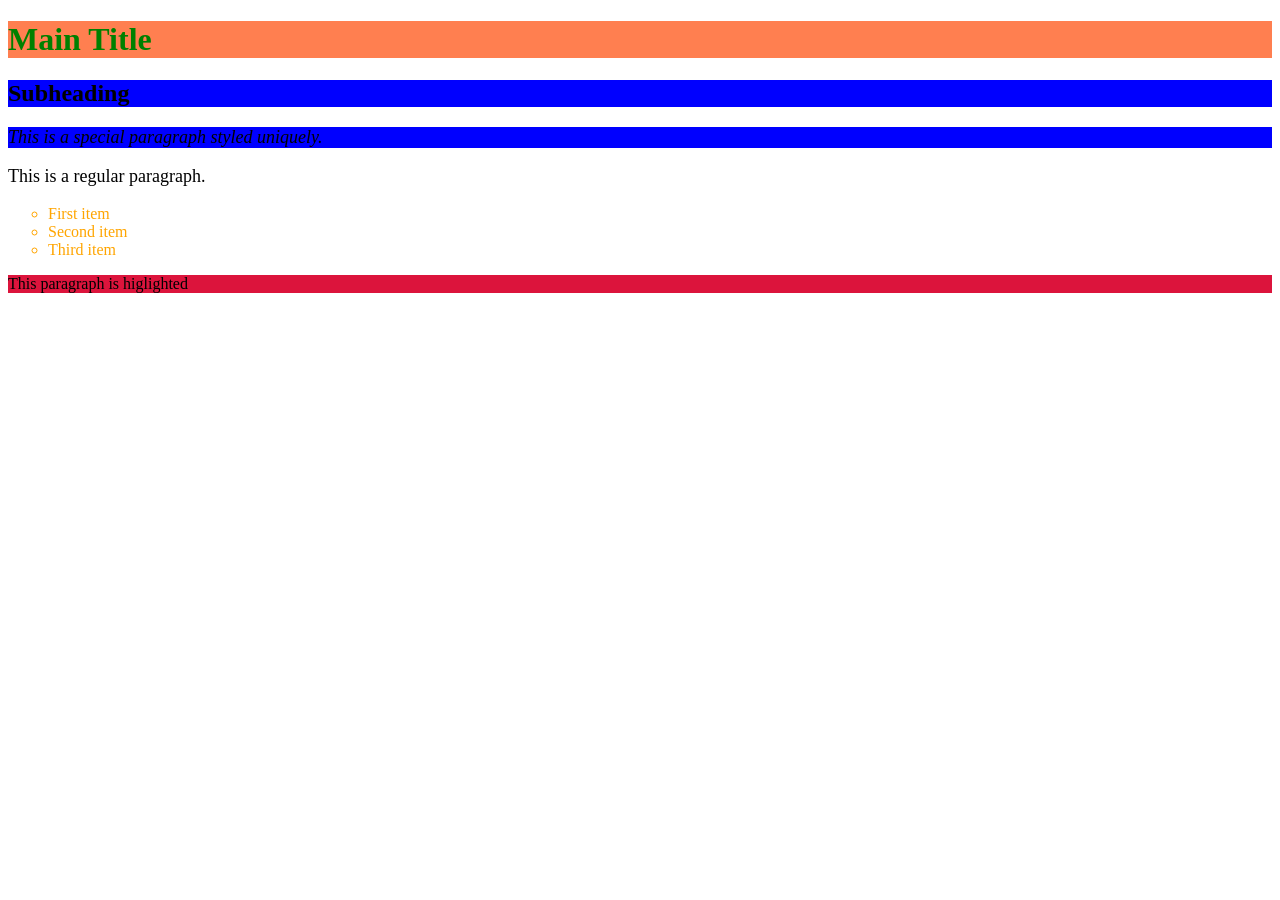
<file: Introduction_to_HTML_and_CSS/Lab 2/01_simple_selectors/index.html>
<!DOCTYPE html>
<html lang="en">
<head>
    <meta charset="UTF-8">
    <title>Title</title>
    <link rel="stylesheet" href="styles.css">
</head>
<body>
    <h1 id="main-title">Main Title</h1>
    <h2 class="highlight">Subheading</h2>
    <p class="highlight", id="special-paragraph">This is a special paragraph styled uniquely.</p>
    <p>This is a regular paragraph.</p>
    <ul>
        <li>First item</li>
        <li>Second item</li>
        <li>Third item</li>
    </ul>

    <div>This paragraph is higlighted</div>

</body>
</html>
</file>
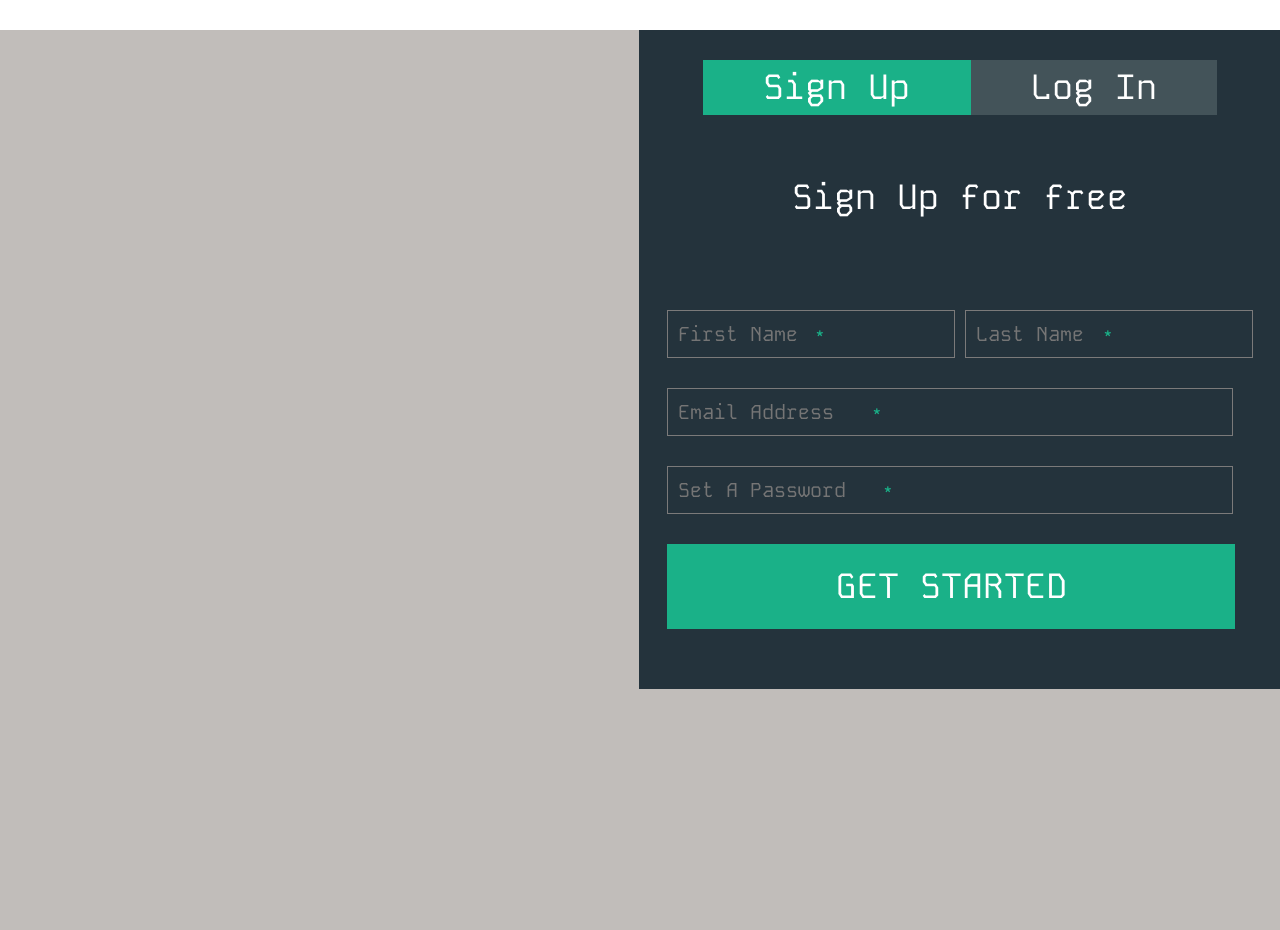
<file: Exam Prep_2/01.SignUp-Forn/task.html>
<!DOCTYPE html>
<html>
<head>
    <title>Exam task 1</title>
    <link rel="stylesheet" href="task.css">
   

</head>
<body>

    <div class="container">

        <div class="site-content">
            <div class="form-container">
                <div class="button-container">
                    <a href="#" class="first-button">Sign Up</a>
                    <a href="#" class="second-button">Log In</a>
            
                </div>

                <h2>Sign Up for free</h2>

                <div class="form-container">

                    
                    <form action="#" class="form-container">
                        <div class="form-row">
                            <div class="input">
                                <input type="text" name="first-name" id="first-name" placeholder="First Name">
                                <p class="position-absolute first">*</p>
                            </div>    

                            <div class="input">
                                <input type="text" name="last-name" id="first-name" placeholder="Last Name">
                                <p class="position-absolute second">*</p>
                            </div>   
                        </div>

                        <div class="form-row">
                            <div class="input">
                                <input type="email" name="email" id="email" placeholder="Email Address">
                                <p class="position-absolute third">*</p>

                            </div>    
                        </div>

                        <div class="form-row">
                            <div class="input">
                                <input type="password" name="password" id="password" placeholder="Set A Password">
                                <p class="position-absolute fourth">*</p>
                            </div>    
                
                        </div>

                        <a href="#" class="submit-button">GET STARTED</a>


                    </form>
                    
                </div>

            </div>
        </div>    
    </div>

  

</body>

</html>
</file>
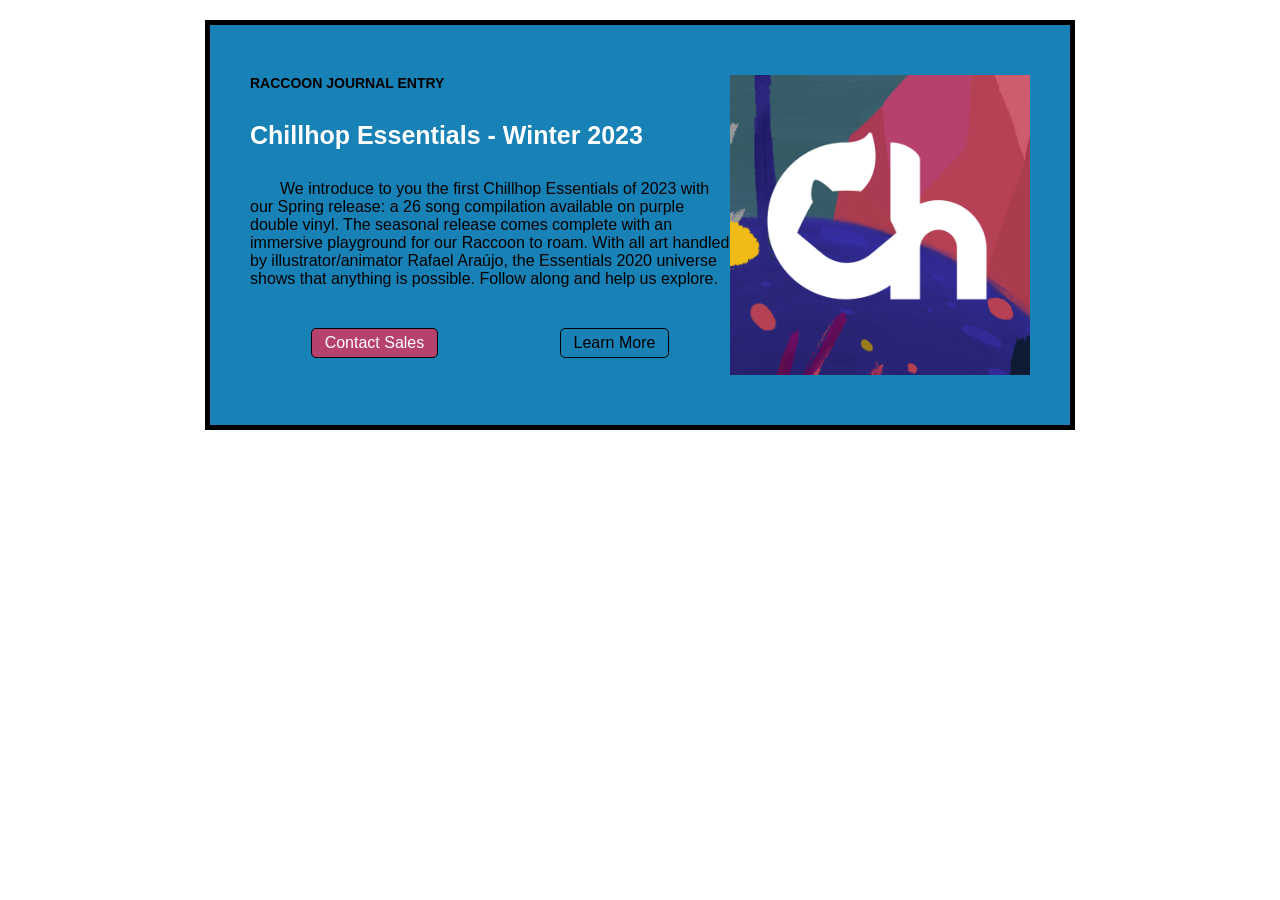
<file: Exam Prep_3/01.Chillbox/chillbox.html>
<!DOCTYPE html>
<html lang="en">
<head>
    <meta charset="UTF-8">
    <meta name="viewport" content="width=device-width, initial-scale=1.0">
    <title>01.Chillbox</title>
    <link rel="stylesheet" href="chilllbox.css">
</head>
<body>
    
    <div class="site-container">
        

        <div class="main">

            <div class="text">

                <div class="content">

                    <h2>Raccoon Journal Entry</h2>
                    <h1>Chillhop Essentials - Winter 2023</h1>
                    <p>We introduce to you the first Chillhop Essentials of 2023 with our Spring release: a 26 song compilation available on purple double vinyl. The seasonal release comes complete with an immersive playground for our Raccoon to roam. With all art handled by illustrator/animator Rafael Araújo, the Essentials 2020 universe shows that anything is possible. Follow along and help us explore.
                    </p>

                </div>

                <div class="buttons">
                    <a class="first" href="#">Contact Sales</a>
                    <a class="second" href="#">Learn More</a>
                </div>
            </div>
            
            <div class="image-container">
                <img src="image/img.jpg" alt="chillhop_image">
            </div>

           
        </div>

        
    

        
    </div>

    
</body>
</html>
</file>
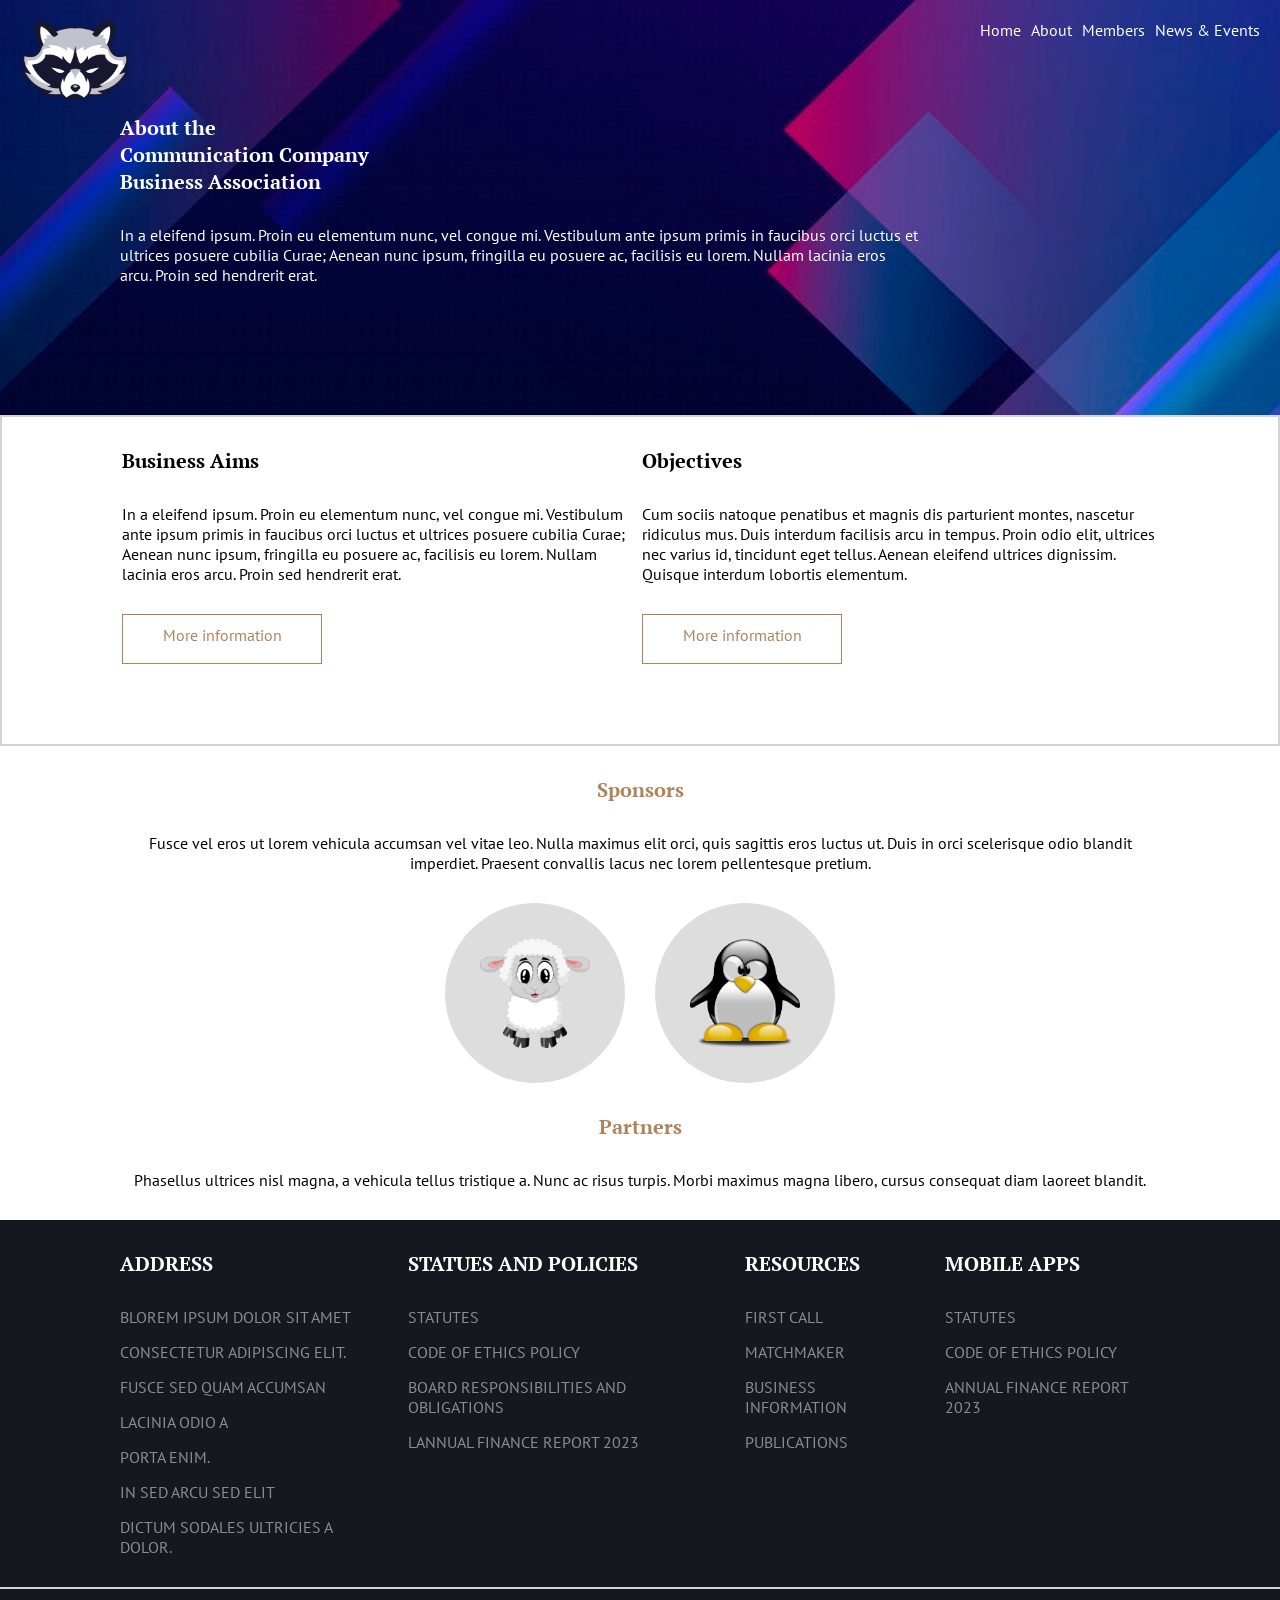
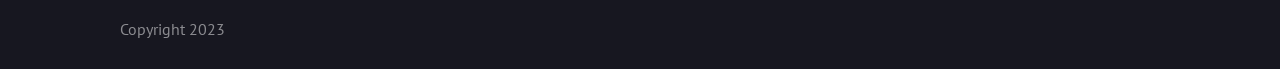
<file: Exam Prep_3/03. Business/business.html>
<!DOCTYPE html>
<html lang="en">
<head>
    <meta charset="UTF-8">
    <meta name="viewport" content="width=device-width, initial-scale=1.0">
    <title>03.Business</title>
    <link rel="stylesheet" href="business.css">
</head>

<body>
    
    <section class="site-section banner">
        <header>
            <div class="logo-container"><img src="images/logo.webp" alt="logo"></div>
            <nav>
                <ul>
                    <li>Home</li>
                    <li>About</li>
                    <li>Members</li>
                    <li>News & Events</li>

                </ul>
            </nav>
        </header>
        

        <div class="text-container">
            <h2>About the<br>
                Communication Company <br>
                Business Association</h2>

            <p>In a eleifend ipsum. Proin eu elementum nunc, vel congue mi. Vestibulum ante ipsum primis in faucibus orci luctus et ultrices posuere cubilia Curae; Aenean nunc ipsum, fringilla eu posuere ac, facilisis eu lorem. Nullam lacinia eros arcu. Proin sed hendrerit erat.
            </p>

        </div>
    </section>

    <section class="site-section business-aimes-objectives">

        <div class="column-container text-container">
            <div class="column">
                <h2>Business Aims
                </h2>
                <p>In a eleifend ipsum. Proin eu elementum nunc, vel congue mi. Vestibulum ante ipsum primis in faucibus orci luctus et ultrices posuere cubilia Curae; Aenean nunc ipsum, 
                    fringilla eu posuere ac, facilisis eu lorem. Nullam lacinia eros arcu. Proin sed hendrerit erat.</p>
                <a href="#" class="button">More information</a> 
                   
            </div>
        

        
            <div class="column">
                <h2>Objectives
                </h2>
                <p>Cum sociis natoque penatibus et magnis dis parturient montes, nascetur ridiculus mus. Duis interdum facilisis arcu in tempus. Proin odio elit, ultrices nec varius id, tincidunt eget tellus. Aenean eleifend ultrices dignissim. Quisque interdum lobortis elementum.
                </p>
                <a href="#" class="button">More information</a> 
                   
            </div>
        </div>

    </section>

    <section class="site-section sponsors-partners">
        <div class="column text-container">
            <h2>Sponsors</h2>
            <p>Fusce vel eros ut lorem vehicula accumsan vel vitae leo. Nulla maximus elit orci, quis sagittis eros luctus ut. Duis in orci scelerisque odio blandit imperdiet. Praesent convallis lacus nec lorem pellentesque pretium.
            </p>
        
            <div class="images-row">
                <div class="image-container"><img src="images/sponsor1.webp" alt="sheep"></div>
                <div class="image-container"><img src="images/sponsor2.webp" alt="pinguin"></div>
            </div>

            <h2>Partners</h2>
            <p>Phasellus ultrices nisl magna, a vehicula tellus tristique a. Nunc ac risus turpis. Morbi maximus magna libero, cursus consequat diam laoreet blandit.
            </p>

        </div>
    </section>

    <section class="site-section footer">
        <div class="column-container text-container">
            <div class="column">
                <h2>Address</h2>
                <ul class="vertical-list">
                    <li>BLorem ipsum dolor sit amet</li>
                    <li>consectetur adipiscing elit.
                    </li>
                    <li>Fusce sed quam accumsan</li>
                    <li>lacinia odio a</li>
                    <li>porta enim.</li>
                    <li>In sed arcu sed elit</li>
                    <li>dictum sodales ultricies a dolor.</li>
                </ul>

            </div>

            <div class="column">
                <h2>Statues and Policies</h2>
                <ul class="vertical-list">
                    <li>Statutes</li>
                    <li>Code of Ethics Policy</li>
                    <li>Board Responsibilities and Obligations
                    </li>
                    <li>lAnnual Finance Report 2023
                    </li>
                 

            </div>

            <div class="column">
                <h2>Resources</h2>
                <ul class="vertical-list">
                    <li>First Call</li>
                    <li>Matchmaker</li>
                    <li>Business Information</li>
                    <li>Publications</li>
                </ul>

            </div>

            <div class="column">
                <h2>Mobile Apps</h2>
                <ul class="vertical-list">
                    <li>Statutes</li>
                    <li>Code of Ethics Policy
                    </li>
                    <li>Annual Finance Report 2023
                    </li>
                </ul>
            </div>

        </div>
    </section>

    <section class="site-section final-footer">
        
        <div class="text-container">
            <p>Copyright 2023</p>
        </div>  
    </section>







</body>

</html>
</file>
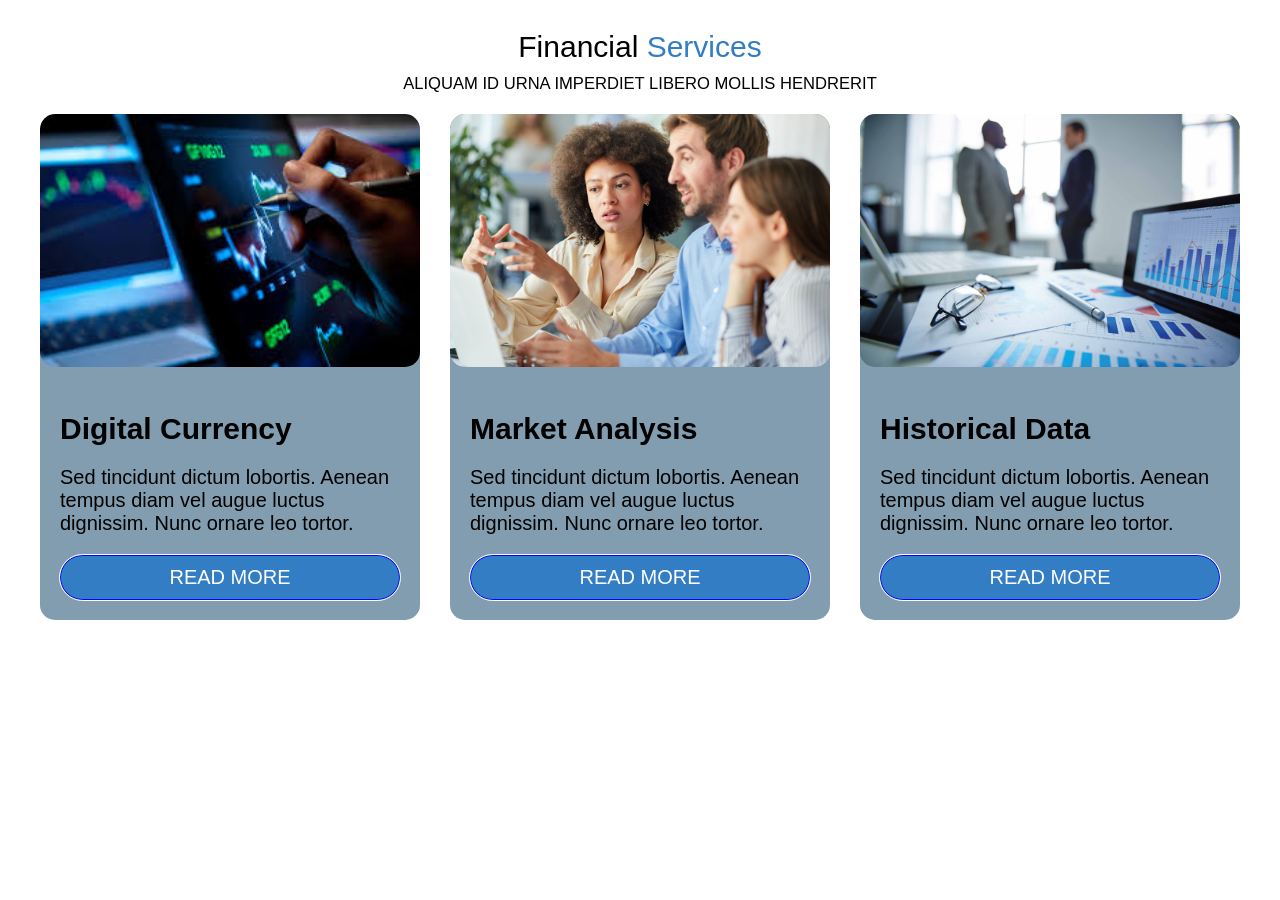
<file: Exam Prep_4/01. Financial Services/financial_services.html>
<!DOCTYPE html>
<html lang="en">
<head>
    <meta charset="UTF-8">
    <meta name="viewport" content="width=device-width, initial-scale=1.0">
    <title>01.Financial services</title>
    <link rel="stylesheet" href="financial_services.css">
</head>
<body>
    
<div class="container">

   <header>
    <h2>Financial <span class="blue">Services</span></h2>
    <h5>ALIQUAM ID URNA IMPERDIET LIBERO MOLLIS HENDRERIT
    </h5>
   </header>

   <section class="site-section column-container">
        <article class="column">
            <div class="image-container">
                <img src="images/picture1.jpg" alt="digital-currency">
            </div>
            <div class="article-content">
                <h2>Digital Currency
                </h2>
                <p>Sed tincidunt dictum lobortis. Aenean tempus diam vel augue luctus dignissim. Nunc ornare leo tortor.
                </p>
                <a href="#" class="button">READ MORE</a>
            </div>
        
        </article>

        <article class="column">
            <div class="image-container">
                <img src="images/picture2.jpg" alt="market-analysis">
            </div>
            <div class="article-content">
                <h2>Market Analysis
                </h2>
                <p>Sed tincidunt dictum lobortis. Aenean tempus diam vel augue luctus dignissim. Nunc ornare leo tortor.
                </p>
                <a href="#" class="button">READ MORE</a>
            </div>
        
        </article>
        
        <article class="column">
            <div class="image-container">
                <img src="images/picture3.jpg" alt="historical-data">
            </div>
            <div class="article-content">
                <h2>Historical Data
                </h2>
                <p>Sed tincidunt dictum lobortis. Aenean tempus diam vel augue luctus dignissim. Nunc ornare leo tortor.
                </p>
                <a href="#" class="button">READ MORE</a>
            </div>
        
        </article>


   </section>


    </div>
</body>
</html>
</file>
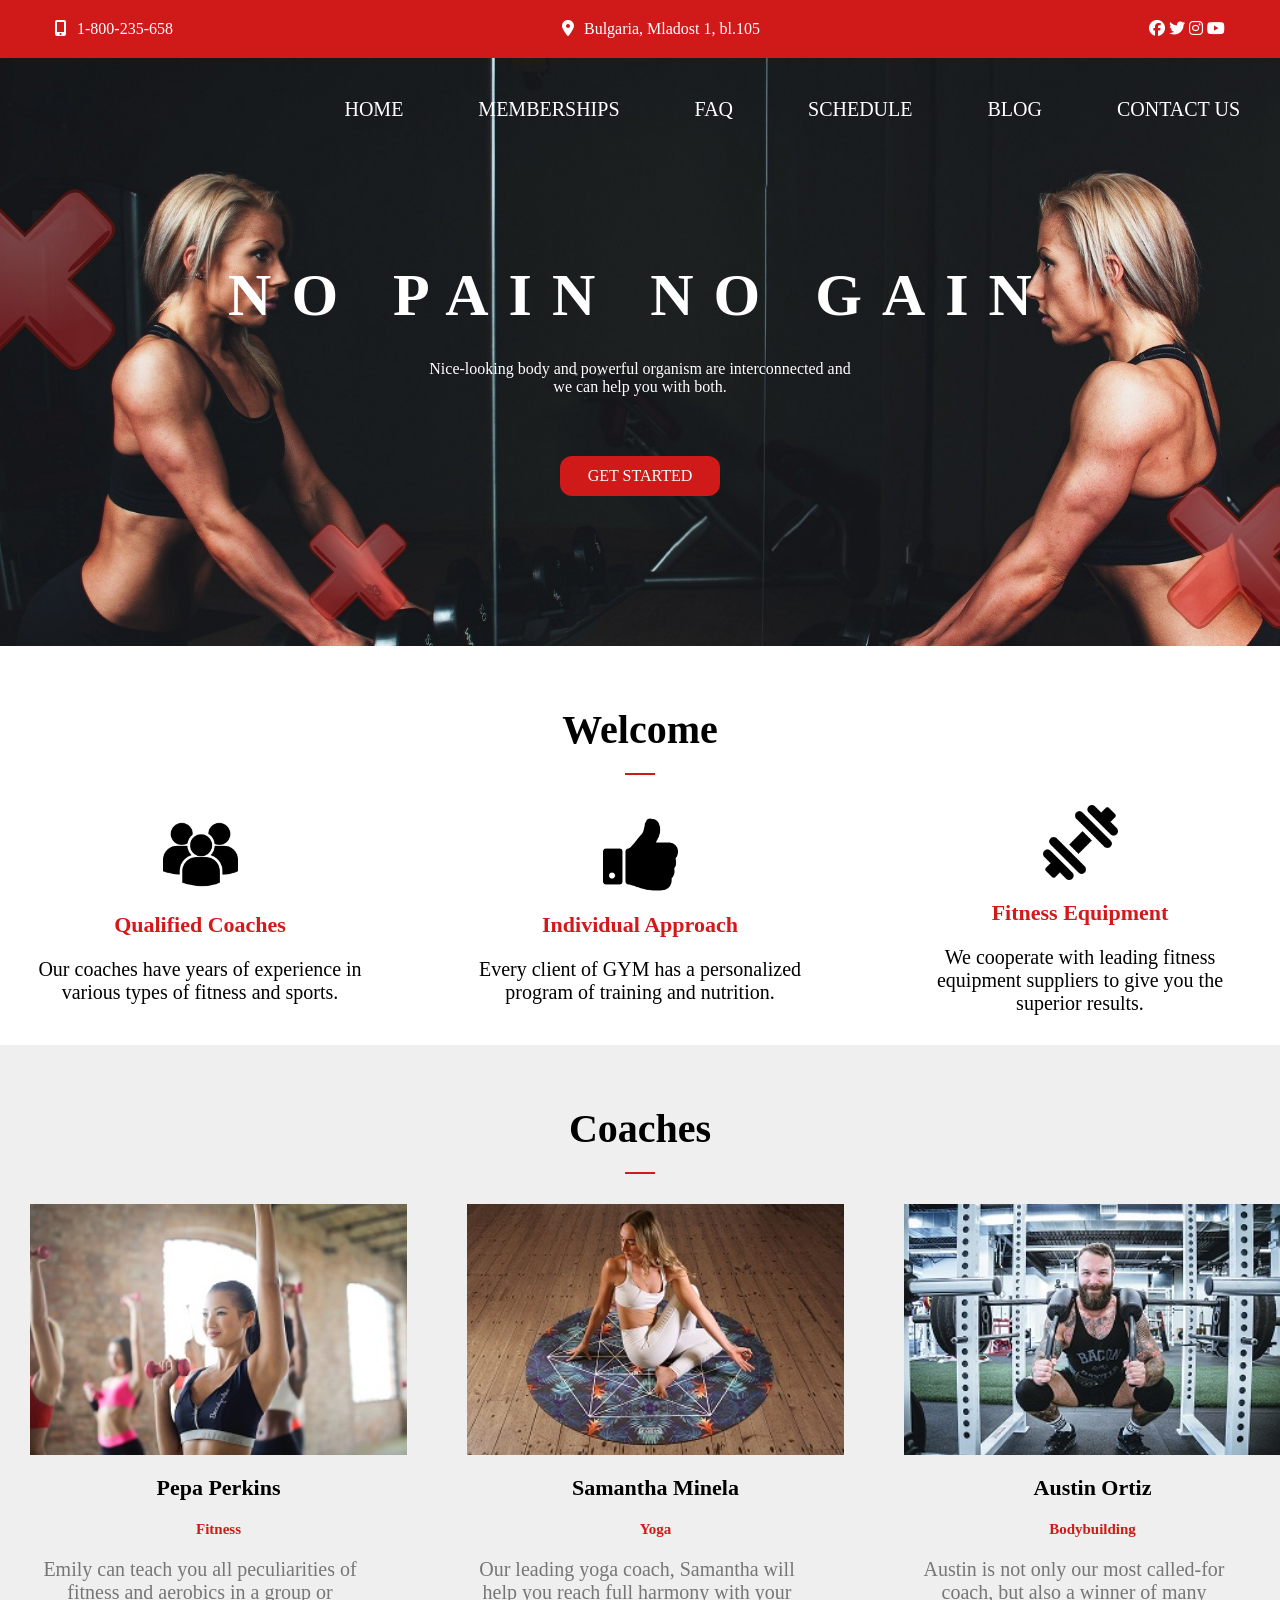
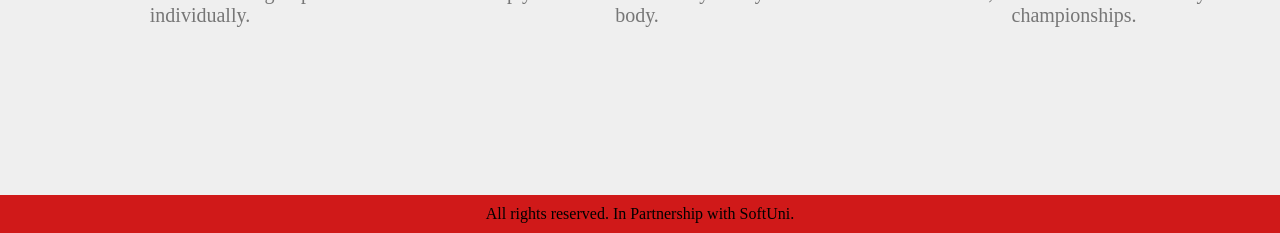
<file: Exam Prep_4/03. Fitness site/fitness_site.html>
<!DOCTYPE html>
<html lang="en">
<head>
    <meta charset="UTF-8">
    <meta name="viewport" content="width=device-width, initial-scale=1.0">
    <title>01.Fitness site</title>
    <link
  rel="stylesheet"
  href="https://cdnjs.cloudflare.com/ajax/libs/font-awesome/6.5.1/css/all.min.css"
/>

    <link rel="stylesheet" href="fintess_site.css">
</head>
<body>

    <section class="site-section header">
        
            <div class="phone">
                <i class="fa-solid fa-mobile-screen-button"></i>
                <p>1-800-235-658</p>
            </div>
            <div class="adress">
                <i class="fa-solid fa-location-dot"></i>
                <p>Bulgaria, Mladost 1, bl.105
                </p>
            </div>

            <div class="socials">
                <i class="fa-brands fa-facebook"></i>
                <i class="fa-brands fa-twitter"></i>
                <i class="fa-brands fa-instagram"></i>
                <i class="fa-brands fa-youtube"></i>
            </div>
            
        
    </section>

    <section class="site-section navigation">
        <div class="site-content">
            <nav class="nav-menu">
                <ul>
                    <li><a href="#">HOME</a></li>
                    <li><a href="#">MEMBERSHIPS</a></li>
                    <li><a href="#">FAQ</a></li>
                    <li><a href="#">SCHEDULE</a></li>
                    <li><a href="#">BLOG</a></li>
                    <li><a href="#">CONTACT US</a></li>
                </ul>
            </nav>
        </div>
    </section>

    <section class="site-section banner">
        <div class="site-content">
            <div class="title">
                <h2>NO PAIN NO GAIN</h2>
                <p>Nice-looking body and powerful organism are interconnected and <br>we can help you with both.
                </p>
                <a href="#" class="button">GET STARTED</a>
            </div>
        </div>
    </section>

    <section class="site-section features">
        <div class="site-content">
            <div class="welcome">
                <h4>Welcome</h4>
                <div class="red-line-border"></div>
            </div>

            <div class="column-container">
                <div class="column">
                    <div class="image-container">
                        <img src="image/multiple-users-silhouette.png" alt="multiple-users">
                    </div>
                    <h6>Qualified Coaches</h6>
                    <p>Our coaches have years of experience in various types of fitness and sports.
                    </p>
                </div>

                <div class="column">
                    <div class="image-container">
                        <img src="image/thumbs-up-hand-symbol.png" alt="thumbs-up-hand-symbol">
                    </div>
                    <h6>Individual Approach</h6>
                    <p>Every client of GYM has a personalized program of training and nutrition.</p>
                </div>

                <div class="column">
                    <div class="image-container">
                        <img src="image/dumbbell.png" alt="dumbbell">
                    </div>
                        <h6>Fitness Equipment
                        </h6>
                        <p>We cooperate with leading fitness equipment suppliers to give you the superior results.
                        </p>
                    
                </div>

            </div>
        </div>
    </section>

    <section class="site-section coaches">
        <div class="site-content">
            <div class="welcome">
                <h4>Coaches</h4>
                <div class="red-line-border"></div>
            </div>

            <div class="column-container">
                <div class="column">
                    <div class="image-container">
                        <img src="image/perkins.jpg" alt="perkins">
                    </div>
                    <h6>Pepa Perkins</h6>
                    <h6 class="smaller-font-and-red">Fitness</h6>
                    <p>Emily can teach you all peculiarities of fitness and aerobics in a group or individually.</p>

                </div>

                <div class="column">
                    <div class="image-container">
                        <img src="image/minela.jpg" alt="minela">
                    </div>
                    <h6>Samantha Minela</h6>
                    <h6 class="smaller-font-and-red">Yoga</h6>
                    <p>Our leading yoga coach, Samantha will help you reach full harmony with your body.</p>
                    
                </div>

                <div class="column">
                    <div class="image-container">
                        <img src="image/ortiz.jpg" alt="ortiz">
                    </div>
                    <h6>Austin Ortiz</h6>
                    <h6 class="smaller-font-and-red">Bodybuilding</h6>
                    <p>Austin is not only our most called-for coach, but also a winner of many championships.</p>

                    
                </div>

            </div>
        </div>
    </section>

    <section class="site-section footer">
        <div class="site-content">
            <p>All rights reserved. In Partnership with SoftUni.</p>
        </div>
    </section>

    
</body>
</html>
</file>
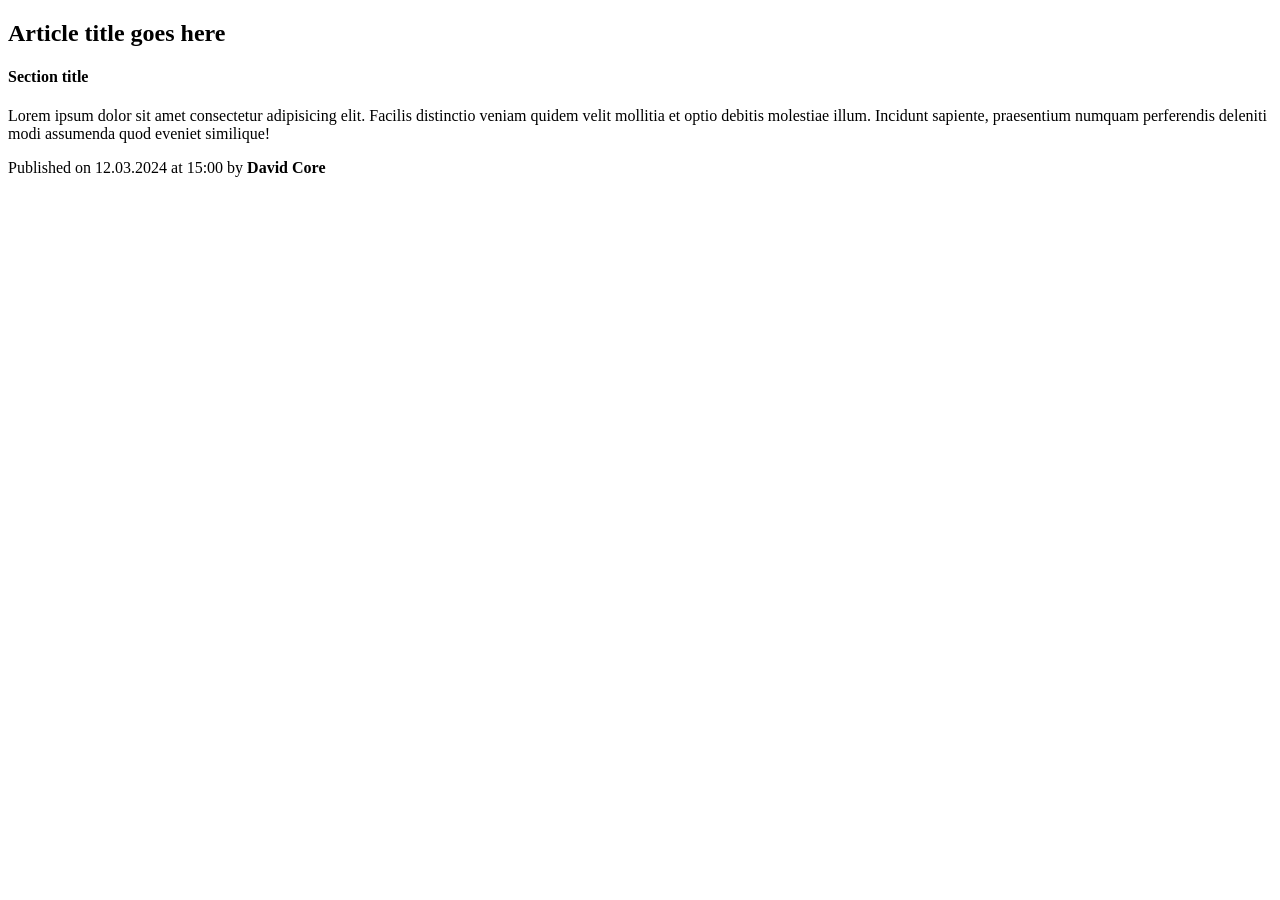
<file: Introduction_to_HTML_and_CSS/Lab 1/ semantic-tags-part2.html>
<!DOCTYPE html>
<html>
<head>
    <title>Main title</title>
</head>
<body>
    <article>
        <h2>Article title goes here</h2>
        <section>
            <h4>Section title</h4>
            <p>Lorem ipsum dolor sit amet consectetur adipisicing elit. Facilis distinctio veniam quidem velit mollitia et optio debitis molestiae illum. Incidunt sapiente, praesentium numquam perferendis deleniti modi assumenda quod eveniet similique!
            </p>
        </section>
    </article>

    <footer>
        Published on 12.03.2024 at 15:00 by <strong>David Core</strong>
    </footer>

</body>
</html>
</file>
<file: Exam Prep_2/03.FurnitureCatalog/style.css>
@import url("https://fonts.googleapis.com/css?family=PT+Sans:400,400i,700,700i|PT+Serif:400,400i,700,700i&amp;display=swap ");

* {
    padding: 0;
    margin: 0;
    box-sizing: border-box;
}


html  {
    font-family: "PT Sans" sans-serif;
    font-size: 20px;
}

img {
    width: 100%;
    height: 100%;
}
section {
    max-width: 1920px;
    margin: 0 auto;
}

.site-content {
    max-width: 1750px;
    padding: 30px;
    margin: auto;
    

}
.image-container {
    width: 355px;
    height: 360px;
}

.logo-container {
    width: 130px;
    height: 146px;
}

.site-section.header {
    display: flex;
    justify-content: space-between;
    padding: 30px 40px;
    padding-top: 50px;
}

.site-section.header .navigation ul {
    display: flex;
    gap: 10px;
    list-style: none;

}

.site-section.header .navigation ul a {
    text-decoration: none;
    color: black ;
    font-weight: 600;
}

.site-section.banner .site-content {
    display: flex;
    flex-direction: column;
    align-items: center;
    gap: 30px;
}

.site-section.banner .site-content p {
    text-align: center;
}

.site-section.banner .site-content .button {
   color: black;
   text-decoration: none;
   background-color: red;
   padding: 10px 30px;

}

body {
    background-image: url(images/background.jpg);
    background-repeat: no-repeat;
    background-size: contain;
   
    
    
}

.site-section.banner {
    padding-bottom: 70px;
}

.catalog-section.first .site-content {
    display: flex;
    flex-direction: column;
    padding-top: 60px;
    align-items: center;

}   

.catalog-section.first .site-content .article {
    display: flex;
    flex-wrap: wrap;
}

.article > * {
    flex: 1 1;
}



.articles-wrapper {
    margin-top: 50px;
    display: flex;
    justify-content: space-between;
    gap: 50px;
    max-width: 1630px;
    margin-left: 70px;
    margin-right: 70px;
}

.catalog-section.first .site-content .article .article-text {
    background-color: #fff;
    justify-content: center;
    align-items: center;
    text-align: center;
    padding: 50px;
}

.catalog-section {
    background-color: #5FAABF;
}

.site-section.white-section {
    background-color: #fff;
    color: #676883;
}

.site-section.white-section .column-container {
    display: flex;
    justify-content: space-between;

}

.site-section.white-section .image-container {
    width: 170px;
    height: 160px;
}

.site-section.white-section .column {
    display: flex;
    flex-direction: column;
    gap: 20px;
    justify-content: center;
    align-items: center;
}

.site-section.white-section .column h5 {
    margin-bottom: 10px;
    text-align: center;
}

.site-section.white-section .column p {
    text-align: center;
    max-width: 456px;
}

.catalog-section.second {
    text-align: center;
}

.catalog-section.second p {
    opacity: 0.7;
    margin-bottom: 60px;
}

.image-wrapper {
    display: flex;
    justify-content: space-between;
}

.about-us {
    text-align: center;
}

.about-us .site-content {
    display: flex;
    flex-direction: column;
    gap: 30px;
    color: #676883;
}

.about-us .site-content .sub-title {
    opacity: 0.7;
}

.footer {
    background-color: #2D333C;
    padding: 10px;
    text-align: center;
    color: #fff;
    
}

.footer p {
    opacity: 0.8;
}

.catalog-section .image-container, .catalog-section .article {
    box-shadow: rgba(50, 50, 93, 0.25) 0px 50px 100px -20px, rgba(0, 0, 0, 0.3) 0px 30px 60px -30px, rgba(10, 37, 64, 0.35) 0px -2px 6px 0px inset;
}

.catalog-section .article {
    padding-right: 20px;
}
</file>
<file: Exam Prep_3/02.Bookstore/style.css>
@import url(https://fonts.googleapis.com/css2?family=Kalam);
body {
  font-family: 'Kalam';
  font-weight: 400;
  font-style: normal;
  text-decoration: none;
  text-transform: none;
  letter-spacing: 0.02;
  line-height: 1.55;
  color: #000000;
  background-color: #ffffff;
  margin: 0;
}
* {
  box-sizing: border-box;
  border-width: 0;
  border-style: solid;
}
.section-heading-section-heading {
  display: flex;
  position: relative;
  align-items: center;
  margin-bottom: 48px;
  flex-direction: column;
}
.section-heading-text{
  text-align: center;
  margin-bottom: 16px;
}
.section-heading-text1 {
  color: #00000099;
  text-align: center;
  line-height: 24px;
}
.category-card-category-card {
  flex: 0 0 auto;
  cursor: pointer;
  display: flex;
  position: relative;
  transition: 0.3s;
  align-items: center;
  flex-direction: column;
}
.category-card-image {
  width: 155px;
  height: 155px;
  object-fit: cover;
  margin-bottom: 16px;
  object-position: bottom;
}
.blog-post-card-blog-post-card {
  width: 100%;
  display: flex;
  position: relative;
  max-width: 400px;
  align-self: stretch;
  transition: 0.3s;
  flex-direction: column;
  justify-content: space-between;
}
.blog-post-card-image {
  flex: 1;
  width: 100%;
  object-fit: cover;
}
.blog-post-card-container {
  width: 100%;
  display: flex;
  align-items: flex-start;
  padding-top: 32px;
  padding-right: 8px;
  flex-direction: column;
  padding-bottom: 32px;
  justify-content: space-between;
  background-color: #ffffff;
}
.blog-post-card-text {
  color: #000000cc;
  font-size: 22px;
  font-style: normal;
  margin-top: 16px;
  font-weight: 500;
  line-height: 28px;
  margin-bottom: 16px;
}
.blog-post-card-text1 {
  color: #00000080;
  font-size: 16px;
  font-style: normal;
  margin-bottom: 32px;
}
.home-container {
  width: 100%;
  display: flex;
  min-height: 100vh;
  overflow-x: hidden;
  align-items: center;
  padding-top: 70px;
  flex-direction: column;
}
.home-navbar {
  top: 0;
  width: 100%;
  display: flex;
  z-index: 1000;
  position: fixed;
  align-items: center;
  flex-direction: column;
  background-color: #48cae4;
}
.home-header {
  padding-top: 24px;
  flex-direction: row;
  padding-bottom: 24px;
  justify-content: space-between;
}
.home-navbar1 {
  width: 100%;
  display: flex;
  position: relative;
  align-items: center;
  justify-content: space-between;
}
.home-middle {
  display: flex;
  position: relative;
  box-sizing: border-box;
  align-items: center;
  flex-shrink: 1;
  border-color: transparent;
  justify-content: center;
}
.home-left {
  display: flex;
  grid-gap: 45px;
  position: relative;
  align-items: flex-start;
}
.home-nav {
  display: flex;
  align-items: flex-start;
  flex-direction: column;
}
.home-main {
  flex: 0 0 auto;
  width: 100%;
  display: flex;
  align-items: center;
  flex-direction: column;
  padding-bottom: 96px;
}
.home-cards-container {
  flex: 0 0 auto;
  width: 100%;
  display: flex;
  grid-gap: 32px;
  flex-wrap: wrap;
  align-items: flex-start;
  margin-bottom: 64px;
  flex-direction: row;
  justify-content: space-between;
}
.home-container06 {
  flex: 0 0 auto;
  display: flex;
  align-items: center;
  flex-direction: column;
}
.home-container07 {
  width: 100%;
  display: flex;
  position: relative;
  max-width: 770px;
  box-sizing: border-box;
  margin-top: 80px;
  align-items: center;
  flex-shrink: 1;
  border-color: transparent;
  flex-direction: column;
}
.home-text23 {
  color: #000000cc;
  width: 100%;
  height: auto;
  font-size: 16px;
  align-self: auto;
  font-style: normal;
  text-align: center;
  font-weight: 400px;
  line-height: 175%;
  font-stretch: normal;
  margin-bottom: 48px;
  text-decoration: none;
}
.home-full-width-banner {
  width: 100%;
  display: flex;
  align-items: stretch;
  padding-top: 64px;
  justify-content: center;
}
.home-left4 {
  flex: 1;
  display: flex;
  align-self: stretch;
  align-items: center;
  border-color: transparent;
  flex-direction: column;
  justify-content: center;
  background-color: #48cae4;
}
.home-content {
  margin: 0 0 40px 0;
  display: flex;
  position: relative;
  box-sizing: border-box;
  align-items: center;
  flex-shrink: 1;
  border-color: transparent;
  flex-direction: column;
}
.home-text29 {
  color: rgba(0, 0, 0, 1);
  height: auto;
  margin: 0 0 16px 0;
  font-size: 28px;
  align-self: auto;
  font-style: normal;
  text-align: left;
  font-weight: 500px;
  line-height: 20px;
  font-stretch: normal;
  text-decoration: none;
}
.home-text30 {
  color: rgba(0, 0, 0, 0.6000000238418579);
  width: 267px;
  height: auto;
  font-size: 16px;
  align-self: auto;
  font-style: normal;
  text-align: center;
  font-weight: 400px;
  line-height: 24px;
  font-stretch: normal;
  text-decoration: none;
}
.home-btn {
  cursor: pointer;
  display: flex;
  padding: 16px 24px;
  position: relative;
  box-sizing: border-box;
  transition: 0.3s;
  align-items: flex-start;
  flex-shrink: 1;
  border-color: rgba(0, 0, 0, 1);
  border-style: solid;
  border-width: 1px;
  background-color: #caf0f8;
}
.home-text31 {
  color: rgba(0, 0, 0, 1);
  height: auto;
  font-size: 16px;
  align-self: auto;
  font-style: normal;
  text-align: left;
  font-weight: 500px;
  line-height: 14px;
  font-stretch: normal;
  text-decoration: none;
}
.home-image6 {
  width: 60%;
  position: relative;
  box-sizing: border-box;
  object-fit: cover;
  border-color: transparent;
}
.home-container08 {
  flex: 0 0 auto;
  width: 100%;
  display: flex;
  flex-wrap: wrap;
  align-items: center;
  flex-direction: row;
  justify-content: space-between;
}
.home-footer {
  flex: 0 0 auto;
  width: 100%;
  display: flex;
  align-items: center;
  border-color: #e5e5e5ff;
  border-width: 1px;
  flex-direction: column;
  border-left-width: 0px;
  border-right-width: 0px;
  border-bottom-width: 0px;
  background-color: #48cae4;
  color:black;
  font-weight: bold;
}
.home-footer1 {
  width: 100%;
  display: flex;
  max-width: 1328px;
  align-items: flex-start;
  padding-top: 96px;
  flex-direction: row;
  padding-bottom: 96px;
  justify-content: space-between;
}
.home-container09 {
  display: flex;
  max-width: 1328px;
  align-items: flex-start;
  flex-direction: column;
}
.home-text33 {
  color: #00000080;
  margin-top: 24px;
}
.home-text36 {
  color: #00000080;
  margin-top: 32px;
}
.home-text37 {
  color: #00000080;
  margin-top: 12px;
}
.home-links-container {
  display: flex;
  grid-gap: 48px;
  align-items: flex-start;
  flex-direction: row;
  justify-content: space-between;
}
.home-container10, .home-container11 {
  flex: 0 0 auto;
  display: flex;
  align-items: flex-start;
  margin-right: 96px;
  flex-direction: column;
  justify-content: flex-start;
}
.home-text38, .home-text45, .home-text51 {
  font-size: 18px;
  font-style: normal;
  font-weight: 500;
  line-height: 14px;
  margin-bottom: 44px;
}
.home-text39, .home-text40, .home-text41, .home-text42, .home-text43, .home-text44, .home-text46, .home-text50, .home-text52, .home-text53, .home-text54, .home-text55{
  color: #00000080;
  text-decoration: none;
  margin-bottom: 16px;
}
.home-container12 {
  flex: 0 0 auto;
  display: flex;
  align-items: flex-start;
  flex-direction: column;
  justify-content: flex-start;
}
.button {
  color: #000000cc;
  cursor: pointer;
  display: flex;
  padding: 0.5rem 1rem;
  position: relative;
  box-sizing: border-box;
  font-style: normal;
  transition: 0.3s;
  align-items: flex-start;
  flex-shrink: 1;
  font-weight: 500;
  line-height: 14px;
  padding-top: 12px;
  border-color: #00000080;
  border-style: solid;
  border-width: 1px;
  padding-left: 24px;
  border-radius: 0px;
  padding-right: 24px;
  padding-bottom: 12px;
  text-decoration: none;
  background-color: #caf0f8;
}
.section-container {
  width: 100%;
  display: flex;
  align-items: center;
  padding-top: 20px;
  justify-content: center;
}
.max-width-container {
  width: 100%;
  display: flex;
  max-width: 1328px;
  align-items: center;
  padding-left: 24px;
  padding-right: 24px;
  flex-direction: column;
}
.column {
  display: flex;
  flex-direction: column;
}
.navbar-link {
  color: rgba(0, 0, 0, 1);
  cursor: pointer;
  height: auto;
  font-size: 13px;
  text-align: left;
  transition: 0.3s;
  font-weight: 500;
  text-decoration: none;
}
.Content {
  font-size: 16px;
  font-weight: 400;
  letter-spacing: 0.02;
  text-transform: none;
  text-decoration: none;
}
.Heading-2 {
  font-size: 28px;
  font-weight: 500;
  line-height: 36px;
  letter-spacing: 0.06em;
  text-transform: uppercase;
  text-decoration: none;
}
</file>
<file: Exam Prep_3/02.Bookstore/responsive.css>
@media (max-width: 600px) {
    .home-left {
        display: none;
    }

   

    .category-card-category-card {
        flex: 1 1 40%;
        
    }

    .category-card-category-card img {
        width: 255px;
        height: auto;
        aspect-ratio: 1/1;
        
    }

    .home-full-width-banner {
        display: flex;
        flex-direction: column;
        
    }

    .home-full-width-banner img {
        width: 100%;
    }

    .home-left4 {
        padding: 30px;
        text-align: start;
    }
    .home-text30 {
        width: 100%;
        
    }

    .home-content {
        margin-bottom: 10px;
    }

    .home-container08 {
        align-items: stretch;
    }

    .blog-post-card-image {
        width: 500px;;
    }

    .home-footer1 {
        flex-direction: column;
        gap: 20px;
        padding-top: 30px;
    }
    .home-links-container {
        flex-direction: column;
    }

    .home-container09 {
        order: 1000;
    }
}
</file>
<file: Exam Prep_4/02. Mobillio shop/style.css>
body {
  font-weight: 400;
  font-style: normal;
  text-decoration: none;
  text-transform: none;
  letter-spacing: 0.02;
  line-height: 1.55;
  color: #000000;
  background-color: #ffffff;
  margin: 0;
}
* {
  box-sizing: border-box;
  border-width: 0;
  border-style: solid;
}
.section-heading-section-heading {
  display: flex;
  position: relative;
  align-items: center;
  margin-bottom: 48px;
  flex-direction: column;
}
.section-heading-text{
  text-align: center;
  margin-bottom: 16px;
}
.section-heading-text1 {
  color: #00000099;
  text-align: center;
  line-height: 24px;
}
.category-card-category-card {
  flex: 0 0 auto;
  cursor: pointer;
  display: flex;
  position: relative;
  transition: 0.3s;
  align-items: center;
  flex-direction: column;
}
.category-card-image {
  width: 120px;
  height: 120px;
  object-fit: cover;
  margin-bottom: 16px;
  object-position: bottom;
}
.blog-post-card-blog-post-card {
  width: 100%;
  display: flex;
  position: relative;
  max-width: 400px;
  align-self: stretch;
  transition: 0.3s;
  flex-direction: column;
  justify-content: space-between;
}
.blog-post-card-image {
  flex: 1;
  width: 100%;
  object-fit: cover;
}
.blog-post-card-container {
  width: 100%;
  display: flex;
  align-items: flex-start;
  padding-top: 32px;
  padding-right: 8px;
  flex-direction: column;
  padding-bottom: 32px;
  justify-content: space-between;
  background-color: #ffffff;
}
.blog-post-card-text {
  color: #000000cc;
  font-size: 22px;
  font-style: normal;
  margin-top: 16px;
  font-weight: 500;
  line-height: 28px;
  margin-bottom: 16px;
}
.blog-post-card-text1 {
  color: #00000080;
  font-size: 16px;
  font-style: normal;
  margin-bottom: 32px;
}
.home-container {
  width: 100%;
  display: flex;
  min-height: 100vh;
  overflow-x: hidden;
  align-items: center;
  padding-top: 70px;
  flex-direction: column;
}
.home-navbar {
  top: 0;
  width: 100%;
  display: flex;
  z-index: 1000;
  position: fixed;
  align-items: center;
  flex-direction: column;
  background-color: #dfe7ddff;
}
.home-header {
  padding-top: 24px;
  flex-direction: row;
  padding-bottom: 24px;
  justify-content: space-between;
}
.home-navbar1 {
  width: 100%;
  display: flex;
  position: relative;
  align-items: center;
  justify-content: space-between;
}
.home-container01 {
  display: flex;
  align-items: center;
  justify-content: space-between;
}
.home-image {
  width: 24px;
  height: 24px;
  z-index: 100;
  margin-right: -32px;
}
.home-textinput {
  width: 100%;
  max-width: 288px;
  transition: 0.3s;
  border-color: #999999;
  border-width: 1px;
  padding-left: 48px;
  border-top-width: 0px;
  border-left-width: 0px;
  border-right-width: 0px;
}
.home-middle {
  display: flex;
  position: relative;
  box-sizing: border-box;
  align-items: center;
  flex-shrink: 1;
  border-color: transparent;
  justify-content: center;
}
.home-left,
.home-right {
  display: flex;
  grid-gap: 45px;
  position: relative;
  align-items: flex-start;
}
.home-icons {
  display: flex;
}
.home-icon {
  width: 16px;
  height: 16px;
  display: none;
}
.home-mobile-menu {
  top: 0px;
  left: 0px;
  width: 100%;
  height: 100vh;
  padding: 32px;
  z-index: 100;
  position: absolute;
  transform: translateX(100%);
  transition: 0.3s;
  flex-direction: column;
  justify-content: space-between;
  background-color: #fff;
}
.home-nav {
  display: flex;
  align-items: flex-start;
  flex-direction: column;
}
.home-container02 {
  width: 100%;
  display: flex;
  align-items: center;
  margin-bottom: 48px;
  justify-content: space-between;
}
.home-logo-center1 {
  color: #000000;
  height: auto;
  font-size: 24px;
  font-family: Jost;
  font-weight: 500;
  line-height: 20px;
  margin-left: 64px;
  margin-right: 64px;
  letter-spacing: 0.4em;
  text-decoration: none;
}
.home-middle1 {
  gap: 16px;
  display: flex;
  position: relative;
  box-sizing: border-box;
  align-items: flex-start;
  flex-shrink: 1;
  border-color: transparent;
  margin-bottom: 24px;
  flex-direction: column;
  justify-content: center;
}
.home-text06,
.home-text07,
.home-text08,
.home-text09,
.home-text10,
.home-text11 {
  color: rgba(0, 0, 0, 1);
  height: auto;
  font-size: 13px;
  text-align: left;
  font-family: Jost;
  font-weight: 500;
  text-decoration: none;
}
.home-main {
  flex: 0 0 auto;
  width: 100%;
  display: flex;
  align-items: center;
  flex-direction: column;
  padding-bottom: 96px;
}
.home-hero {
  padding-top: 48px;
  padding-bottom: 48px;
  background-color: #dfe7ddff;
}
.home-max-width {
  max-width: 1032px;
}
.home-hero1 {
  width: 100%;
  display: flex;
  max-width: 1328px;
  align-items: center;
  flex-direction: row;
  justify-content: space-between;
}
.home-container03 {
  display: flex;
  margin-left: 48px;
  padding-right: 48px;
  flex-direction: column;
}
.home-info {
  display: flex;
  position: relative;
  box-sizing: border-box;
  align-items: center;
  flex-shrink: 1;
  border-color: transparent;
  margin-bottom: 48px;
}
.home-text12 {
  color: #00000080;
  font-size: 12px;
  text-align: left;
  font-family: Jost;
  font-weight: 600;
  line-height: 18px;
  text-transform: uppercase;
}
.home-text16 {
  max-width: 450px;
  margin-bottom: 48px;
}
.home-container04 {
  display: flex;
  align-items: flex-end;
  margin-bottom: 48px;
  flex-direction: row;
}
.home-text17 {
  color: #000000cc;
  font-size: 14px;
  font-style: normal;
  font-weight: 700;
  line-height: 20px;
  margin-right: 4px;
  letter-spacing: 0.1em;
}
.home-text18 {
  color: #000000cc;
  font-size: 32px;
  font-style: normal;
  font-weight: 500;
  line-height: 32px;
}
.home-btn-group {
  display: flex;
  align-items: center;
  flex-direction: row;
}
.home-image5 {
  width: 100%;
  position: relative;
  max-width: 579px;
  box-sizing: border-box;
  max-height: 579px;
  object-fit: cover;
  border-color: transparent;
}
.home-cards-container {
  flex: 0 0 auto;
  width: 100%;
  display: flex;
  grid-gap: 32px;
  flex-wrap: wrap;
  max-width: 1080px;
  align-items: flex-start;
  margin-bottom: 64px;
  flex-direction: row;
  justify-content: space-between;
}
.home-banner {
  flex: 0 0 auto;
  width: 100%;
  height: 1px;
  display: flex;
  margin-top: 48px;
  align-items: center;
  margin-bottom: 48px;
  flex-direction: column;
  justify-content: center;
  background-color: #e5e5e5ff;
}
.home-container05 {
  flex: 0 0 auto;
  width: 250px;
  height: 100px;
  display: flex;
  align-items: center;
  border-color: #e5e5e5ff;
  border-style: solid;
  border-width: 1px;
  flex-direction: column;
  justify-content: center;
  background-color: #ffffff;
}
.home-text19,
.home-text32 {
  margin-bottom: 8px;
}
.home-text32 {
  font-size: 10px;
  line-height: 20px;
  letter-spacing: 1em;
  text-transform: uppercase;
}
.home-container06 {
  flex: 0 0 auto;
  display: flex;
  align-items: center;
  flex-direction: column;
}
.home-container07 {
  width: 100%;
  display: flex;
  position: relative;
  max-width: 770px;
  box-sizing: border-box;
  margin-top: 80px;
  align-items: center;
  flex-shrink: 1;
  border-color: transparent;
  flex-direction: column;
}
.home-text23 {
  color: #000000cc;
  width: 100%;
  height: auto;
  font-size: 16px;
  align-self: auto;
  font-style: normal;
  text-align: center;
  font-family: Jost;
  font-weight: 400px;
  line-height: 175%;
  font-stretch: normal;
  margin-bottom: 48px;
  text-decoration: none;
}
.home-full-width-banner {
  width: 100%;
  display: flex;
  align-items: stretch;
  padding-top: 64px;
  justify-content: center;
}
.home-left4 {
  flex: 1;
  display: flex;
  align-self: stretch;
  align-items: center;
  border-color: transparent;
  flex-direction: column;
  justify-content: center;
  background-color: #f3f0e6;
}
.home-content {
  margin: 0 0 40px 0;
  display: flex;
  position: relative;
  box-sizing: border-box;
  align-items: center;
  flex-shrink: 1;
  border-color: transparent;
  flex-direction: column;
}
.home-text29 {
  color: rgba(0, 0, 0, 1);
  height: auto;
  margin: 0 0 16px 0;
  font-size: 28px;
  align-self: auto;
  font-style: normal;
  text-align: left;
  font-family: Jost;
  font-weight: 500px;
  line-height: 20px;
  font-stretch: normal;
  text-decoration: none;
}
.home-text30 {
  color: rgba(0, 0, 0, 0.6000000238418579);
  width: 267px;
  height: auto;
  font-size: 16px;
  align-self: auto;
  font-style: normal;
  text-align: center;
  font-family: Jost;
  font-weight: 400px;
  line-height: 24px;
  font-stretch: normal;
  text-decoration: none;
}
.home-btn {
  cursor: pointer;
  display: flex;
  padding: 16px 24px;
  position: relative;
  box-sizing: border-box;
  transition: 0.3s;
  align-items: flex-start;
  flex-shrink: 1;
  border-color: rgba(0, 0, 0, 1);
  border-style: solid;
  border-width: 1px;
  background-color: rgba(239, 193, 76, 1);
}
.home-text31 {
  color: rgba(0, 0, 0, 1);
  height: auto;
  font-size: 16px;
  align-self: auto;
  font-style: normal;
  text-align: left;
  font-family: Jost;
  font-weight: 500px;
  line-height: 14px;
  font-stretch: normal;
  text-decoration: none;
}
.home-image6 {
  width: 60%;
  position: relative;
  box-sizing: border-box;
  object-fit: cover;
  border-color: transparent;
}
.home-container08 {
  flex: 0 0 auto;
  width: 100%;
  display: flex;
  flex-wrap: wrap;
  align-items: center;
  flex-direction: row;
  justify-content: space-between;
}
.home-footer {
  flex: 0 0 auto;
  width: 100%;
  display: flex;
  align-items: center;
  border-color: #e5e5e5ff;
  border-width: 1px;
  flex-direction: column;
  border-left-width: 0px;
  border-right-width: 0px;
  border-bottom-width: 0px;
}
.home-footer1 {
  width: 100%;
  display: flex;
  max-width: 1328px;
  align-items: flex-start;
  padding-top: 96px;
  flex-direction: row;
  padding-bottom: 96px;
  justify-content: space-between;
}
.home-container09 {
  display: flex;
  max-width: 1328px;
  align-items: flex-start;
  flex-direction: column;
}
.home-text33 {
  color: #00000080;
  margin-top: 24px;
}
.home-text36 {
  color: #00000080;
  margin-top: 32px;
}
.home-text37 {
  color: #00000080;
  margin-top: 12px;
}
.home-links-container {
  display: flex;
  grid-gap: 48px;
  align-items: flex-start;
  flex-direction: row;
  justify-content: space-between;
}
.home-container10, .home-container11 {
  flex: 0 0 auto;
  display: flex;
  align-items: flex-start;
  margin-right: 96px;
  flex-direction: column;
  justify-content: flex-start;
}
.home-text38, .home-text45, .home-text51 {
  font-size: 18px;
  font-style: normal;
  font-weight: 500;
  line-height: 14px;
  margin-bottom: 44px;
}
.home-text39, .home-text40, .home-text41, .home-text42, .home-text43, .home-text44, .home-text46, .home-text47, .home-text48, .home-text49, .home-text50, .home-text52, .home-text53, .home-text54, .home-text55{
  color: #00000080;
  text-decoration: none;
  margin-bottom: 16px;
}
.home-container12 {
  flex: 0 0 auto;
  display: flex;
  align-items: flex-start;
  flex-direction: column;
  justify-content: flex-start;
}
.button {
  color: #000000cc;
  cursor: pointer;
  display: flex;
  padding: 0.5rem 1rem;
  position: relative;
  box-sizing: border-box;
  font-style: normal;
  transition: 0.3s;
  align-items: flex-start;
  flex-shrink: 1;
  font-weight: 500;
  line-height: 14px;
  padding-top: 12px;
  border-color: #00000080;
  border-style: solid;
  border-width: 1px;
  padding-left: 24px;
  border-radius: 0px;
  padding-right: 24px;
  padding-bottom: 12px;
  text-decoration: none;
}
.input {
  color: #ffffff;
  cursor: auto;
  outline: none;
  padding: 0.5rem 1rem;
  background-color: #dfe7ddff;
}
.section-container {
  width: 100%;
  display: flex;
  align-items: center;
  padding-top: 80px;
  justify-content: center;
}
.max-width-container {
  width: 100%;
  display: flex;
  max-width: 1328px;
  align-items: center;
  padding-left: 24px;
  padding-right: 24px;
  flex-direction: column;
}
.column {
  display: flex;
  flex-direction: column;
}
.navbar-link {
  color: rgba(0, 0, 0, 1);
  cursor: pointer;
  height: auto;
  font-size: 13px;
  text-align: left;
  transition: 0.3s;
  font-family: Jost;
  font-weight: 500;
  text-decoration: none;
}
.navbar-logo-title {
  color: #000000;
  cursor: pointer;
  height: auto;
  font-size: 24px;
  transition: 0.3s;
  font-family: Jost;
  font-weight: 500;
  line-height: 20px;
  margin-left: 64px;
  margin-right: 64px;
  letter-spacing: 0.4em;
  text-decoration: none;
}
.Heading-3 {
  font-size: 24px;
  font-style: normal;
  font-family: Jost;
  font-weight: 500;
  line-height: 20px;
  letter-spacing: 0.4em;
  text-transform: none;
  text-decoration: none;
}
.Content {
  font-size: 16px;
  font-family: Jost;
  font-weight: 400;
  letter-spacing: 0.02;
  text-transform: none;
  text-decoration: none;
}
.Heading-1 {
  font-size: 36px;
  font-family: Jost;
  font-weight: 500;
  line-height: 47px;
  letter-spacing: 0.16em;
  text-transform: uppercase;
  text-decoration: none;
}
.Heading-2 {
  font-size: 28px;
  font-family: Jost;
  font-weight: 500;
  line-height: 36px;
  letter-spacing: 0.06em;
  text-transform: uppercase;
  text-decoration: none;
}
</file>
<file: Exam Prep_4/02. Mobillio shop/responsive.css>
@media (max-width: 600px) {

    .home-left,
    .home-right,
    .home-container01 {
        display: none;
    }

    .navbar-logo-title {
        margin: 0;
    }

    .home-hero1 {
        flex-direction: column;
    }

    .home-container03 {
        align-items: center;
    }
    .section-container {
        padding-top: 40px;
    }


    .home-cards-container{
        gap: 10px;
        flex-wrap: wrap;
    }
    .category-card-category-card {
        flex: 1 0 47%;
    }

    .category-card-category-card img {
        width: 100%;
        height: 100%;
        aspect-ratio: 1/1;
    }

    .section-container {
        flex-direction: column;
    }

    .home-left4 {
        padding: 30px;
    }
    
    .home-image6 {
        width: 100%;
    }

    

    .blog-post-card-blog-post-card {
        max-width: 100%;
        
    }

    .home-footer1 {
        flex-direction: column-reverse;

    }

    .home-links-container {
        flex-direction: column;
        
    }
    }
</file>
<file: Exam_Preparation_5/01. Softuniada/styles.css>
* {
    margin: 0;
    padding: 0;

}

html {
    font-family: "Montserrat", sans-serif;
}

h1, h2, h3, h4, h5, h6 {
    font-family: "Lato", sans-serif
}

.main {
    width: 1120px;
    box-shadow: rgba(0, 0, 0, 0.16) 0px 1px 4px;
    margin: 30px ;
    
    display: flex;
    flex-direction: column;
    gap: 30px;
    
}

.header {
    display: flex;
    gap: 20px;
    background-color: #FFA200;
    color: #fff;

}

.header * {
    padding: 5px;
}

.main > * {
    padding: 20px;
    
}

.main .article:nth-of-type(1) {
    display: flex;
    flex-direction: column;
    gap: 20px;
    
}

.time {
    opacity: 0.3;
}
.first { 
    border-bottom: 1px solid rgb(190, 187, 187);
}

.article {
    padding-bottom: 100px;
}

.article h4 {
    margin-bottom: 30px;
    margin-top: 15px;
    opacity: 0.8;
}

.article p {
    opacity: 0.7;
}
</file>
<file: Exam Prep_1/02.AnimalRescue/02.AnimalRescue_Resources/style.css>
@import url("https://fonts.googleapis.com/css2?family=Edu+TAS+Beginner:wght@400..700&display=swap");

* {
  margin: 0;
  padding: 0;
  box-sizing: border-box;
}

body {
  font-family: "Edu TAS Beginner", cursive;
  font-size: 16px;
  letter-spacing: 1.5;
  box-sizing: inherit;
  max-width: 100vw;
  color: #67686b;
}

li {
  list-style: none;
}

header {
  background: linear-gradient(
      rgba(165, 163, 163, 0.107),
      rgba(165, 163, 163, 0.3)
    ),
    url(./images/background.jpg)
      no-repeat center center;
  background-size: cover;
  background-blend-mode: darken;
  padding: 2rem 0;
  text-shadow: 1px 1px 1px rgb(80, 79, 79);
}

header nav {
  display: flex;
  width: 70%;
  margin: 0 auto;
  justify-content: space-between;
  align-items: center;
}

header nav ul li {
  display: inline-block;
  list-style-type: none;
}

header nav ul li a {
  color: white;
  text-decoration: none;
  font-weight: bold;
}

header nav ul li {
  padding-right: 1em;
}

header nav img {
  width: 50px;
}

.header-title {
  color: white;
  margin: 0 auto;
  text-align: center;
  padding: 6em 0;
  width: 80%;
}

.header-title h1 {
  font-size: 50px;
  padding-bottom: 0.5em;
}

h3 {
  font-size: 24px;
}

.our-dogs-wrapper,
.contact {
  width: 80%;
  margin: 0 auto;
  padding: 2.5rem 0;
  text-align: center;
}

.blog-section p:nth-child(2),
.our-dogs p:nth-child(2),
.contact p:nth-child(2) {
  font-style: italic;
  padding-bottom: 2.5rem;
}

.contact p:nth-child(3) {
  width: 70%;
  margin: 0 auto;
}

.helpNeed {
  padding: 2.5rem 0;
  background-color: #dad7cd;
}

.helpNeed ul {
  display: flex;
  justify-content: space-around;
}

.helpNeed li {
  flex: 0 0 25%;
  text-align: center;
}

.helpNeed li h4 {
  padding-bottom: 0.8rem;
  margin-top: 30px;
  font-size: 20px;
}

.helpNeed li img {
  width: 8rem;
  height: 8rem;
}

.our-dogs {
  color: white;
  background: #588157;
}

.our-dogs ul {
  display: flex;
  justify-content: space-between;
  flex-direction: row;
  flex-wrap: wrap;
}

.our-dogs ul li img {
  width: 250px;
  height: 250px;
  padding-bottom: 0.3rem;
}

.our-dogs ul li > p:nth-child(2) {
  padding: 0;
}

.contact {
  width: 100%;
  color: white;
  background-color: #588157;
}

footer {
  background: #2d333c;
  text-align: center;
  color: white;
  padding: 1em 0;
}
</file>
<file: Exam Prep_1/02.AnimalRescue/02.AnimalRescue_Resources/responsive.css>
@media (max-width: 600px) {
    header nav img {
        display: none;
        
    }

    header nav {
        
        display: flex;
        width: 100%;
        margin-bottom: 2px;
        justify-content: center;
        margin-top: 80px;
        
    }

    header {
        margin-top: 4;
    }

   .header-title {
        padding-top: 0;
   }

   

   .our-dogs-wrapper ul li img {
        width: 150px;
        height: auto;
        aspect-ratio: 1/1;
   }

   .our-dogs-wrapper ul li {
        
        flex: 1 1 35%;
        
   }

   .our-dogs-wrapper ul li:nth-of-type(1),
   .our-dogs-wrapper ul li:nth-of-type(3) {
    margin-right: 80px;
   }  

   .our-dogs-wrapper ul li img {
        width: 100%;
        height: auto;
   }
   
   .helpNeed ul {
    flex-direction: column;
   }
}
</file>
<file: Introduction_to_HTML_and_CSS/Lab 2/01_simple_selectors/styles.css>
h1 {
    color: green;
}

p {
    font-size: large;
}


.highlight {
    background-color: blue;
}

#main-title {
    background-color: coral;
}

#special-paragraph {
    font-style: italic;
}

ul {
    list-style: circle;
}

li {
    color: orange;
}

div {
    background-color: crimson;
}
</file>
<file: Exam Prep_2/01.SignUp-Forn/task.css>
@import url("https://fonts.googleapis.com/css2?family=Kode+Mono:wght@400..700&display=swap");

* {
    margin: 0;
    padding: 0;
    box-sizing: border-box;
}

html {
    font-family: "Kode Mono";
    
}

.container {
    width: 1920px;
    height: 900px;
    background-color: #C1BDBA;
    
}

.site-content {

    max-width: 642px;
    margin: 30px auto;


}


.form-container {
    margin: 30px auto;
    background-color: #24333C;
    display: flex;
    flex-direction: column;
    justify-content: center;
    gap: 30px;
}



.form-container .button-container {
    display: flex;
    align-self: center;
    margin-top: 30px;
    width: 80%;
    
    
}

.button-container > .first-button, .submit-button {
    color: #fff;
    text-decoration: none;
    background-color: #1AB188;
    padding: 5px;
    flex: 1 1 auto;
    text-align: center;
    font-size: 35px;
    
}

.button-container > .second-button {
    color: #fff;
    text-decoration: none;
    background-color: #435359;
    padding: 5px;
    flex: 1 1 auto;
    text-align: center;
    font-size: 35px;
}

.container h2 {
    color: #fff;
    text-align: center;
    font-size: 35px;
    font-weight: 300;
    margin-top: 30px;

}

input {
    border: 1px solid #7b7a7a;
    background-color: inherit;
    font-size: 20px;
    padding: 10px;
    font-family: inherit;
    
    
    
}

.form-row:first-of-type {
    display: flex;
    gap: 10px;
}

.form-row:first-of-type > * {
   flex: 1 1 calc(50% - 10px);
}

.form-row:nth-of-type(2) input, 
.form-row:nth-of-type(3) input {
    width: calc(100% - 20px);
}

.submit-button {
    padding: 20px;
    width: 97%;
}

.input {
    position: relative;
}

.input .position-absolute {
    color: #1AB188;
    position: absolute;
}

.input .position-absolute.first {
   
    top: 13px;
    right: 130px;
    
}

.input .position-absolute.second {
   
    top: 13px;
    right: 140px;
    
}

.input .position-absolute.third {
   
    top: 13px;
    right: 371px;
    
}

.input .position-absolute.fourth {
   
    top: 13px;
    right: 360px;
    
}

.second-button:hover {
    background-color: #179A77;
}
</file>
<file: Exam Prep_3/01.Chillbox/chilllbox.css>
* {
    margin: 0;
    padding: 0;
    box-sizing: border-box;
  }
  
  body {
    font-family: Helvetica, sans-serif;
  }
  
  a {
    text-decoration: none;
    color: inherit;
  }
  
  .image-container {
    max-width: 300px;
    max-height: 300px;
}
  
  img {
    width: 300px;
    height: auto;
    display: block;
    flex: 0 0 50%;
  }
  
.main {
    display: flex;
}

  .site-container {
    max-width: 870px;
    border: 5px solid black;
    padding: 50px 40px;
    background: #1881B6;
    display: flex;
    gap: 20px;
    margin: 20px auto;
  }



  h2 {
    font-size: 14px;
    text-transform: uppercase;
    margin-bottom: 30px;
    

  }

  h1 {
    font-size: 25px;
    color: #fff;
    margin-bottom: 30px;
  }

  .site-container main p {
    display: flex;
    text-indent: 30px;
  }

.buttons {
    display: flex;
    justify-content: space-around;
  }

.buttons a {
    border: 1px solid black;
    padding: 5px 13px;
    border-radius: 5px;
    
  }

  .site-container .buttons .first {
    background-color: #B6416D;
    color: #fff;
  }

  .text {
    display: flex;
    flex-direction: column;
    gap: 40px;
  }

p {
    text-indent: 30px;
}
</file>
<file: Exam Prep_3/03. Business/business.css>
@import url('https://fonts.googleapis.com/css?family=PT+Serif');
@import url('https://fonts.googleapis.com/css?family=PT+Sans:400,700');


* {
    margin: 0;
    padding: 0;
    box-sizing: border-box;
  }

  .site-section {
    max-width: 1920px;
    padding: 20px;
  }

  .site-section .text-container {
    max-width: 1440px;
    padding: 10px 100px
  }
  img {
    height: 50px;
    width: 50px;
  }

  .banner header {
    display: flex;
    justify-content: space-between;
  }

  .logo-container > img {
    width: 110px;
    height: 80px;
  }

  .banner > header > nav > ul {
    display: flex;
    gap: 10px;
  }

  .banner > header > nav > ul > li, .footer li {
    list-style: none outside;
  }

  .site-section.banner {
    color: #fff;
    background-image: url(images/background.jpg);
    background-repeat: no-repeat;
    background-size: 100%;
  }

  h1, h2, h3, h4, h5, h6 {
    font-family: 'PT Serif', serif;
    font-size: 20px;
    
  }

  html {
    font-family: 'PT Sans', sans-serif;
    font-size: 16px;
    
  }

  .banner .text-container  {
    
    margin-bottom: 100px;
    
  }

  .banner p {
    text-align: start;
    max-width: 800px;

  }
  .banner h2 {
    margin-bottom: 30px;
  }

  .site-section.business-aimes-objectives {
    background-color: #fff;
    
  }

  .site-section.footer, .site-section.final-footer {
    background-color: #171720;
    color: #fff;
    
    
  }

  .site-section.footer h2, .site-section.final-footer h2 {
    color: #fff;
  }

  .site-section.footer ul, .site-section.final-footer ul, .final-footer  p {
    color: #fff;
    opacity: 0.5;
  }

.column-container {
    display: flex;
}

.column {
    display: flex;
    flex-direction: column;
    gap: 30px;
}

.site-section.business-aimes-objectives .button {
    text-decoration: none;
    color: #B0825C;
    border: 1px solid #B0825C;
    width: 200px;
    height: 50px;
    padding: 10px;
    text-align: center;
    
    
}

.site-section.business-aimes-objectives {
    border: 2px solid lightgray;
    padding-bottom: 70px;
}

.sponsors-partners h2 {
    text-align: center;
    color: #B0825C;;
}

.sponsors-partners p {
    text-align: center;
}

.images-row {
    display: flex;
    justify-content: center;
    gap: 30px;
}

.images-row .image-container {
    width: 180px;
    height: auto;
    aspect-ratio: 1/1;
    background-color: #DDDDDD;
    border-radius: 50%;
}

.image-container img {
    display: block;
    width: 100%;
    height: 100%;
    padding: 35px;
    
}

.final-footer {
    border-top: 2px solid lightgrey;
    
}

.footer {
    text-transform: uppercase;
    
}

.footer .vertical-list {
    display: flex;
    flex-direction: column;
    gap: 15px;

}


.footer .column-container {
    gap: 30px;
}
</file>
<file: Exam Prep_4/01. Financial Services/financial_services.css>
@import url("https://fonts.google.com/specimen/Poppins");

* {
    padding: 0;
    margin: 0;
    box-sizing: border-box;
}

.container {
    max-width: 1650px;
    margin: 30px 40px;
    
    
}

img {
    width: 100%;
    height: auto;
    
   
}

html {
    font-family: "Poppins", sans-serif;
    font-size: 20px;
}

header {
    display: flex;
    flex-direction: column;
    text-align: center;
    gap: 10px;
    margin-bottom: 20px;
    

}

header h2 {
    font-weight: 500;
}

header span.blue {
    color: #327DC4;
}

header h5 {
    font-weight: normal;
}



.column-container {
    display: flex;
    gap: 30px;

}

.column-container > * {
    flex: 1 1 30%;
    gap: 100px;
}

div.image-container {

    overflow: hidden;
    display: block;
    border-radius: 15px;
    background-size: contain;
    margin-bottom: 0;

    

}

div.image-container img {
    border-radius: 15px;
    
    
    
}

article.column {
    display: flex;
    flex-direction: column;
    background-color: #819DAF;
    border-radius: 15px;
    gap: 20px;

    
}

article .article-content {
    display: flex;
    flex-direction: column;
    gap: 20px;
    padding: 20px;
    
    
}

a {
    text-decoration: none;
    color: #fff;
    display: block;
    border: 1px solid blue;
    border-radius: 30px;
    padding: 10px;
    text-align: center;
    outline: 1px solid #fff;
    background-color: #327DC4;
}
</file>
<file: Exam Prep_4/03. Fitness site/fintess_site.css>
* {
    margin: 0;
    padding: 0;
    box-sizing: border-box;
}

img {
    display: block;
    width: 100%;
    height: auto;

}

.site-section {
    max-width: 1920px;
    
}

.site-section .coaches {
    display: flex;
    flex-direction: column;
}

.site-content {
    max-width: 1650px;
    max-height: 630px;
    padding: auto 20px;
    margin: 0 auto;
    
}

.site-section.header {
    background-color: #D01919;
    color: #fff;
    display: flex;
    justify-content: space-between;
    padding: 20px 55px;

}

.site-section.navigation .site-content ul {
    display: flex;
    gap: 20px;
    list-style: none outside;
    list-style: none;
    text-decoration: none;
    color: #fff;

}

.site-section.navigation .site-content {
    display: flex;
    justify-content: flex-end;
    font-size: 15px;
    padding: 40px;
    
    
}

.site-section.navigation .site-content ul a {
    text-decoration: none;
    color: #fff;
    font-size: 20px;
}

.site-section.navigation .site-content ul {
    display: flex;
    gap: 75px;
}

.features .image-container {
    max-width: 75px;
    height: auto;
    aspect-ratio: 1/1;
}

.column-container {
    display: flex;
    justify-content: space-between;
    gap: 60px;
    align-items: center;
    
}

.site-section.features {
    background-color: #fff;
}

.site-section.coaches {
    background-color: #EFEFEF;
}

.site-section.banner .site-content {
    display: flex;
    flex-direction: column;
    align-items: center;
    padding-bottom: 150px;
    padding-top: 100px;
    text-align: center;
    color: #fff;
    

}

.site-section.banner .site-content h2 {
    font-size: 60px;
    letter-spacing: 20px;

}

.site-section.banner .site-content p {
    font: 20px;
}

.title {
    display: flex;
    flex-direction: column;
    gap: 30px;
}

.title a.button {
    display: block;
    width: 160px;
    height: 40px;
    color: #fff;
    align-self: center;
    text-decoration: none;
    background-color: #D01919;
    display: flex;
    flex-direction: column;
    justify-content: center;
    border-radius: 12px;
    margin-top: 30px

}


body {
    background: url(image/fitness-main.jpg);
    background-repeat: no-repeat;
    background-size: contain;
    
}


.red-line-border {
    width: 30px;
    height: 2px;
    background-color: #D01919;
}
  
.welcome {
    display: flex;
    flex-direction: column;
    align-items: center;
    gap: 20px;
    margin: 30px auto;
    
    
}

.footer {
    background-color: #D01919;
    text-align: center;
    padding: 10px;
}

.site-section.features .site-content .column-container .column, 
.site-section.coaches .site-content .column-container .column {
    display: flex;
    flex-direction: column;
    gap: 20px;
}

.site-section.features .site-content .column-container .column p, 
.site-section.coaches .site-content .column-container .column p{
    max-width: 340px;
    text-align: center;
}

.site-section.features .image-container, .site-section h6 {
    align-self: center;

}

.site-section.coaches .image-container, .site-section h6 {
    align-self: center;
    
}

.site-section.coaches {
    margin-bottom: 0;
    padding-bottom: 150px;
}

.features h4, .coaches h4 {
    font-size: 40px;
}

.features h6, .coaches h6 {
    font-size: 22px;
}

.features p, .coaches p{
    font-size: 20px;
}

.features h6 {
    color: #D31919;
}

.coaches .column {
    max-height: 186.5px;
}

.title  {
    justify-items: center;
}

.coaches .image-container {
    width: 377px;
    height: 253px;
    background-color: green;
}

.coaches img {
    width: 100%;
}



.phone, .adress {
    display: flex;
    gap: 10px;
}

.coaches {
    min-height: 750px;
}

.features, .coaches {
    padding-top: 30px;
    padding-bottom: 30px;
}

.site-content {
    padding-left: 30px;
    padding-right: 30px;
}

.coaches .smaller-font-and-red {
    color: #D31919;
    font-size: 15px;
}

.coaches p {
    opacity: 0.5;
}
</file>
